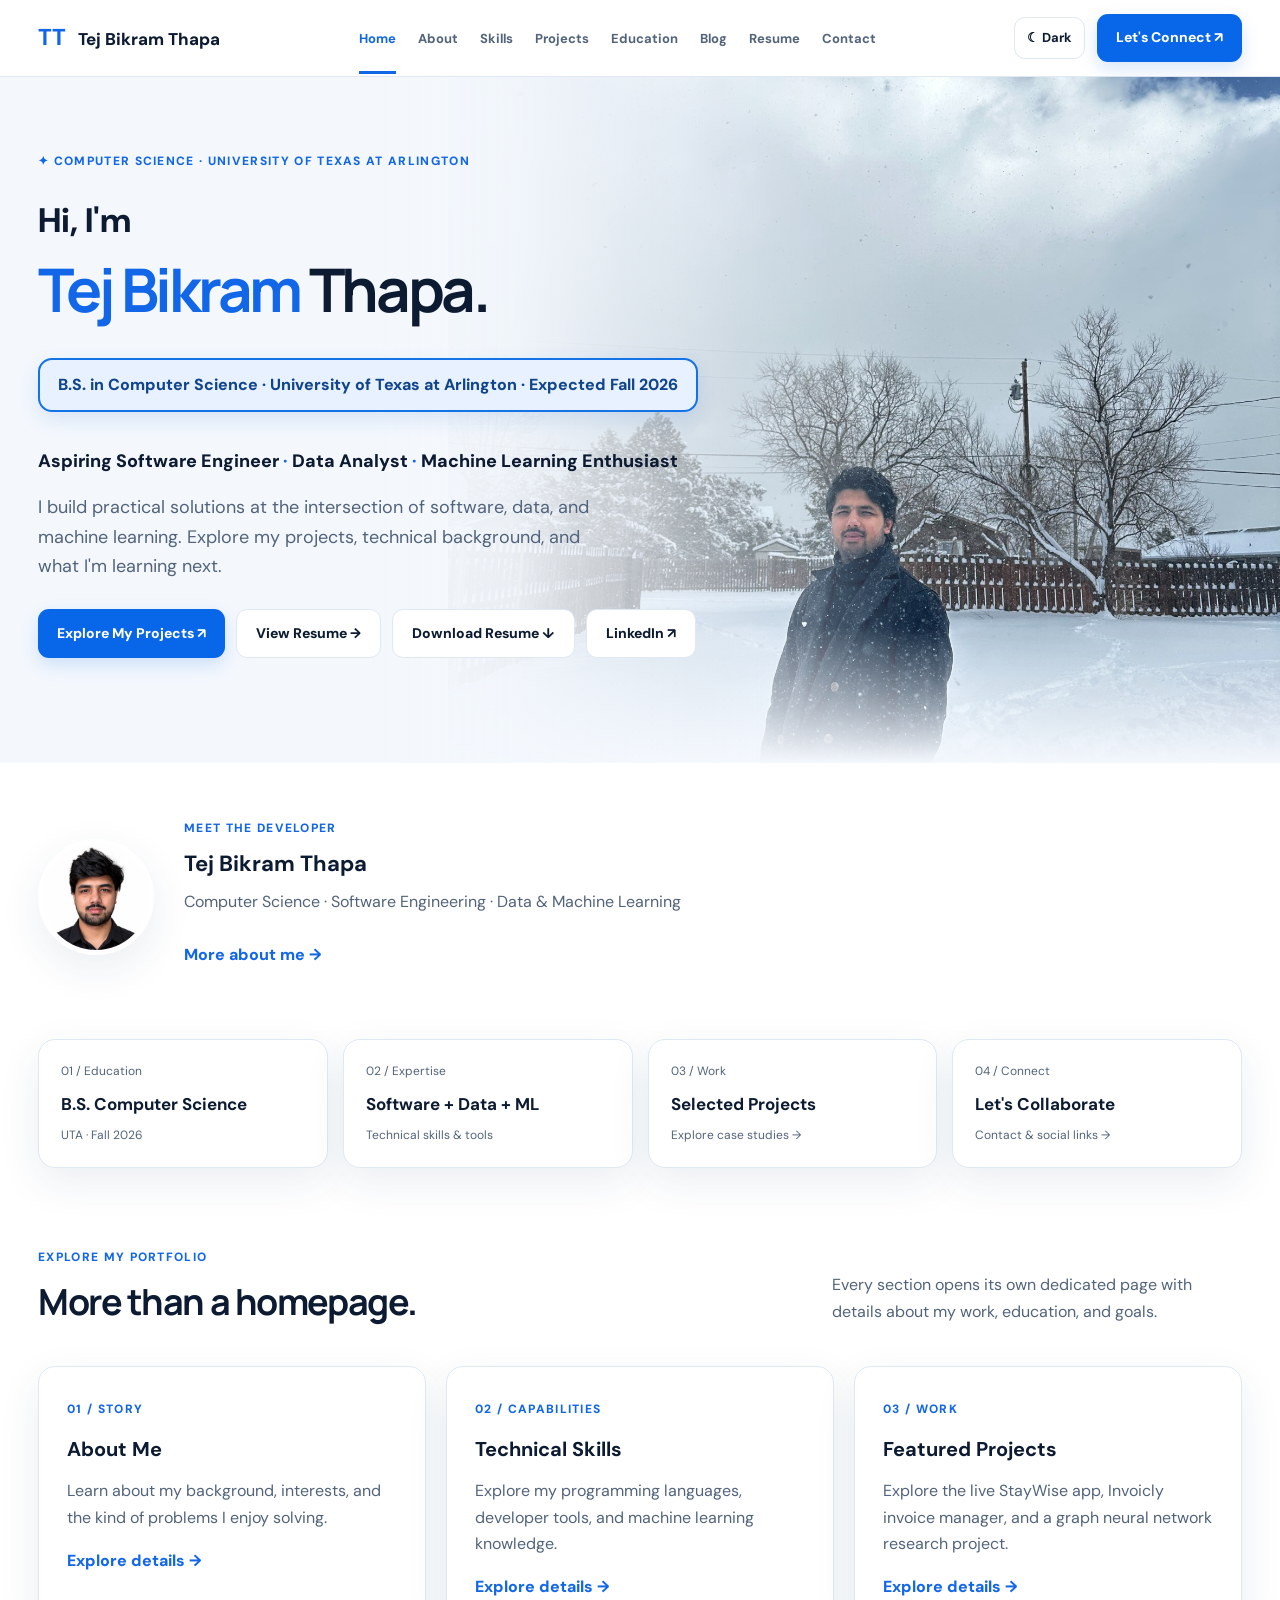
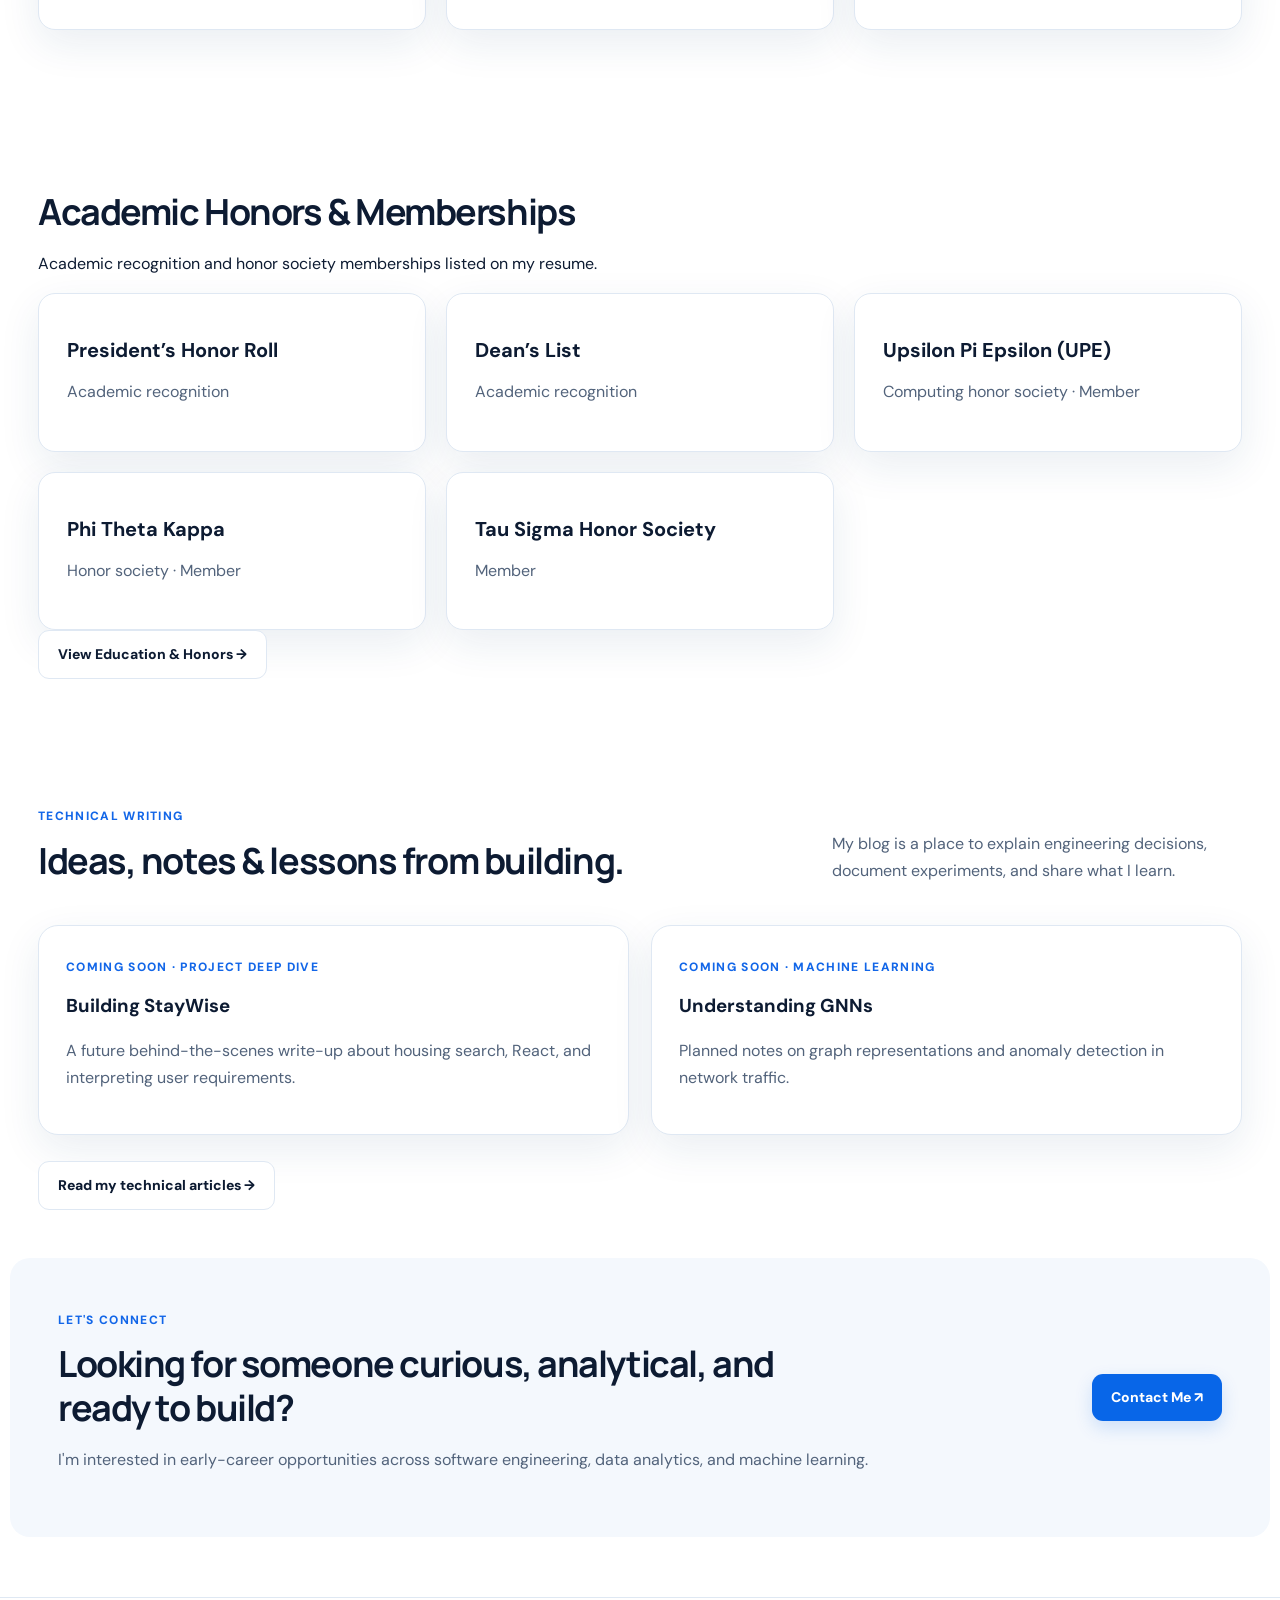
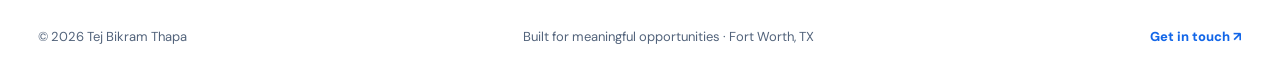
<file: index.html>
<!DOCTYPE html>

<html data-theme="light" lang="en"><head><meta charset="utf-8"/><meta name="google-site-verification" content="M36SI1WFxRHhIIa1K_kuLXlmJASk522sd6fxiFKYPuk" /><meta content="width=device-width,initial-scale=1" name="viewport"/><meta content="Portfolio of Tej Bikram Thapa, UTA computer science student focused on software engineering, data analytics, and machine learning." name="description"/><meta content="index,follow" name="robots"/><meta content="Software Engineer &amp; Data Portfolio | Tej Bikram Thapa" property="og:title"/><meta content="Portfolio of Tej Bikram Thapa, UTA computer science student focused on software engineering, data analytics, and machine learning." property="og:description"/><meta content="assets/profile-headshot.webp" property="og:image"/><title>Software Engineer &amp; Data Portfolio | Tej Bikram Thapa</title><link href="assets/favicon.svg" rel="icon" type="image/svg+xml"/><link href="styles.css" rel="stylesheet"/><script defer="" src="script.js"></script></head><body><a class="skip" href="#main">Skip to content</a><header class="header"><div class="wrap nav"><a class="brand" href="index.html"><span class="brand-mark">TT</span> Tej Bikram Thapa</a><button aria-expanded="false" aria-label="Open navigation" class="menu-btn">☰</button><nav aria-label="Main navigation" class="nav-links"><a class="active" href="index.html">Home</a><a class="" href="about.html">About</a><a class="" href="skills.html">Skills</a><a class="" href="projects.html">Projects</a><a class="" href="education.html">Education</a><a href="blog.html">Blog</a><a class="" href="resume.html">Resume</a><a class="" href="contact.html">Contact</a></nav><div class="nav-right"><button aria-label="Switch to dark mode" class="theme-btn" id="theme-toggle">☾ <span>Dark</span></button><a class="btn primary top-connect" href="contact.html">Let's Connect ↗</a></div></div></header><main id="main"><section class="hero hero-wide"><div aria-label="Tej standing in a snowy landscape" class="hero-photo" role="img"></div><div class="hero-fade"></div><div class="wrap hero-wide-content"><div class="hero-text"><span class="eyebrow">✦ COMPUTER SCIENCE · UNIVERSITY OF TEXAS AT ARLINGTON</span><p class="hello">Hi, I'm</p><h1><span>Tej Bikram</span> Thapa.</h1><div class="uta-degree-highlight">B.S. in Computer Science · University of Texas at Arlington · Expected Fall 2026</div><p class="subtitle">Aspiring Software Engineer <b>·</b> Data Analyst <b>·</b> Machine Learning Enthusiast</p><p class="lead">I build practical solutions at the intersection of software, data, and machine learning. Explore my projects, technical background, and what I'm learning next.</p><div class="actions"><a class="btn primary" href="projects.html">Explore My Projects ↗</a><a class="btn secondary" href="resume.html">View Resume →</a><a class="btn secondary" download="Tej_Bikram_Thapa_Resume.pdf" href="assets/Tej_Bikram_Thapa_Resume.pdf">Download Resume ↓</a><a class="btn secondary" href="https://www.linkedin.com/in/tej-thapa-034633248/" rel="noopener" target="_blank">LinkedIn ↗</a></div></div></div></section><section aria-label="Professional profile" class="wrap profile-intro"><img alt="Professional headshot of Tej Bikram Thapa" height="116" src="assets/profile-headshot.webp" width="116"/><div class="profile-copy"><span class="kicker">MEET THE DEVELOPER</span><strong>Tej Bikram Thapa</strong><p>Computer Science · Software Engineering · Data &amp; Machine Learning</p><a class="text-link" href="about.html">More about me →</a></div></section><section class="wrap stats"><a class="stat" href="education.html"><span>01 / Education</span><strong>B.S. Computer Science</strong><small>UTA · Fall 2026</small></a><a class="stat" href="skills.html"><span>02 / Expertise</span><strong>Software + Data + ML</strong><small>Technical skills &amp; tools</small></a><a class="stat" href="projects.html"><span>03 / Work</span><strong>Selected Projects</strong><small>Explore case studies →</small></a><a class="stat" href="contact.html"><span>04 / Connect</span><strong>Let's Collaborate</strong><small>Contact &amp; social links →</small></a></section><section class="wrap section"><div class="section-head"><div><span class="kicker">EXPLORE MY PORTFOLIO</span><h2>More than a homepage.</h2></div><p>Every section opens its own dedicated page with details about my work, education, and goals.</p></div><div class="tiles three"><article class="tile"><span class="kicker">01 / STORY</span><h3>About Me</h3><p>Learn about my background, interests, and the kind of problems I enjoy solving.</p><a class="text-link" href="about.html">Explore details →</a></article><article class="tile"><span class="kicker">02 / CAPABILITIES</span><h3>Technical Skills</h3><p>Explore my programming languages, developer tools, and machine learning knowledge.</p><a class="text-link" href="skills.html">Explore details →</a></article><article class="tile"><span class="kicker">03 / WORK</span><h3>Featured Projects</h3><p>Explore the live StayWise app, Invoicly invoice manager, and a graph neural network research project.</p><a class="text-link" href="projects.html">Explore details →</a></article></div></section><section class="wrap section" id="academic-honors"><h2>Academic Honors &amp; Memberships</h2><p>Academic recognition and honor society memberships listed on my resume.</p><div class="tiles three"><article class="tile"><h3>President’s Honor Roll</h3><p>Academic recognition</p></article><article class="tile"><h3>Dean’s List</h3><p>Academic recognition</p></article><article class="tile"><h3>Upsilon Pi Epsilon (UPE)</h3><p>Computing honor society · Member</p></article><article class="tile"><h3>Phi Theta Kappa</h3><p>Honor society · Member</p></article><article class="tile"><h3>Tau Sigma Honor Society</h3><p>Member</p></article></div><a class="btn secondary" href="education.html#academic-honors">View Education &amp; Honors →</a></section><section class="wrap section blog-home"><div class="section-head"><div><span class="kicker">TECHNICAL WRITING</span><h2>Ideas, notes &amp; lessons from building.</h2></div><p>My blog is a place to explain engineering decisions, document experiments, and share what I learn.</p></div><div class="blog-grid"><article class="blog-card"><span class="kicker">COMING SOON · PROJECT DEEP DIVE</span><h3>Building StayWise</h3><p>A future behind-the-scenes write-up about housing search, React, and interpreting user requirements.</p></article><article class="blog-card"><span class="kicker">COMING SOON · MACHINE LEARNING</span><h3>Understanding GNNs</h3><p>Planned notes on graph representations and anomaly detection in network traffic.</p></article></div><a class="btn secondary" href="blog.html">Read my technical articles →</a></section><section class="wrap section callout"><div><span class="kicker">LET'S CONNECT</span><h2>Looking for someone curious, analytical, and ready to build?</h2><p>I'm interested in early-career opportunities across software engineering, data analytics, and machine learning.</p></div><a class="btn primary" href="contact.html">Contact Me ↗</a></section></main><footer><div class="wrap foot"><span>© <span id="year">2026</span> Tej Bikram Thapa</span><span>Built for meaningful opportunities · Fort Worth, TX</span><a href="contact.html">Get in touch ↗</a></div></footer></body></html>
</file>
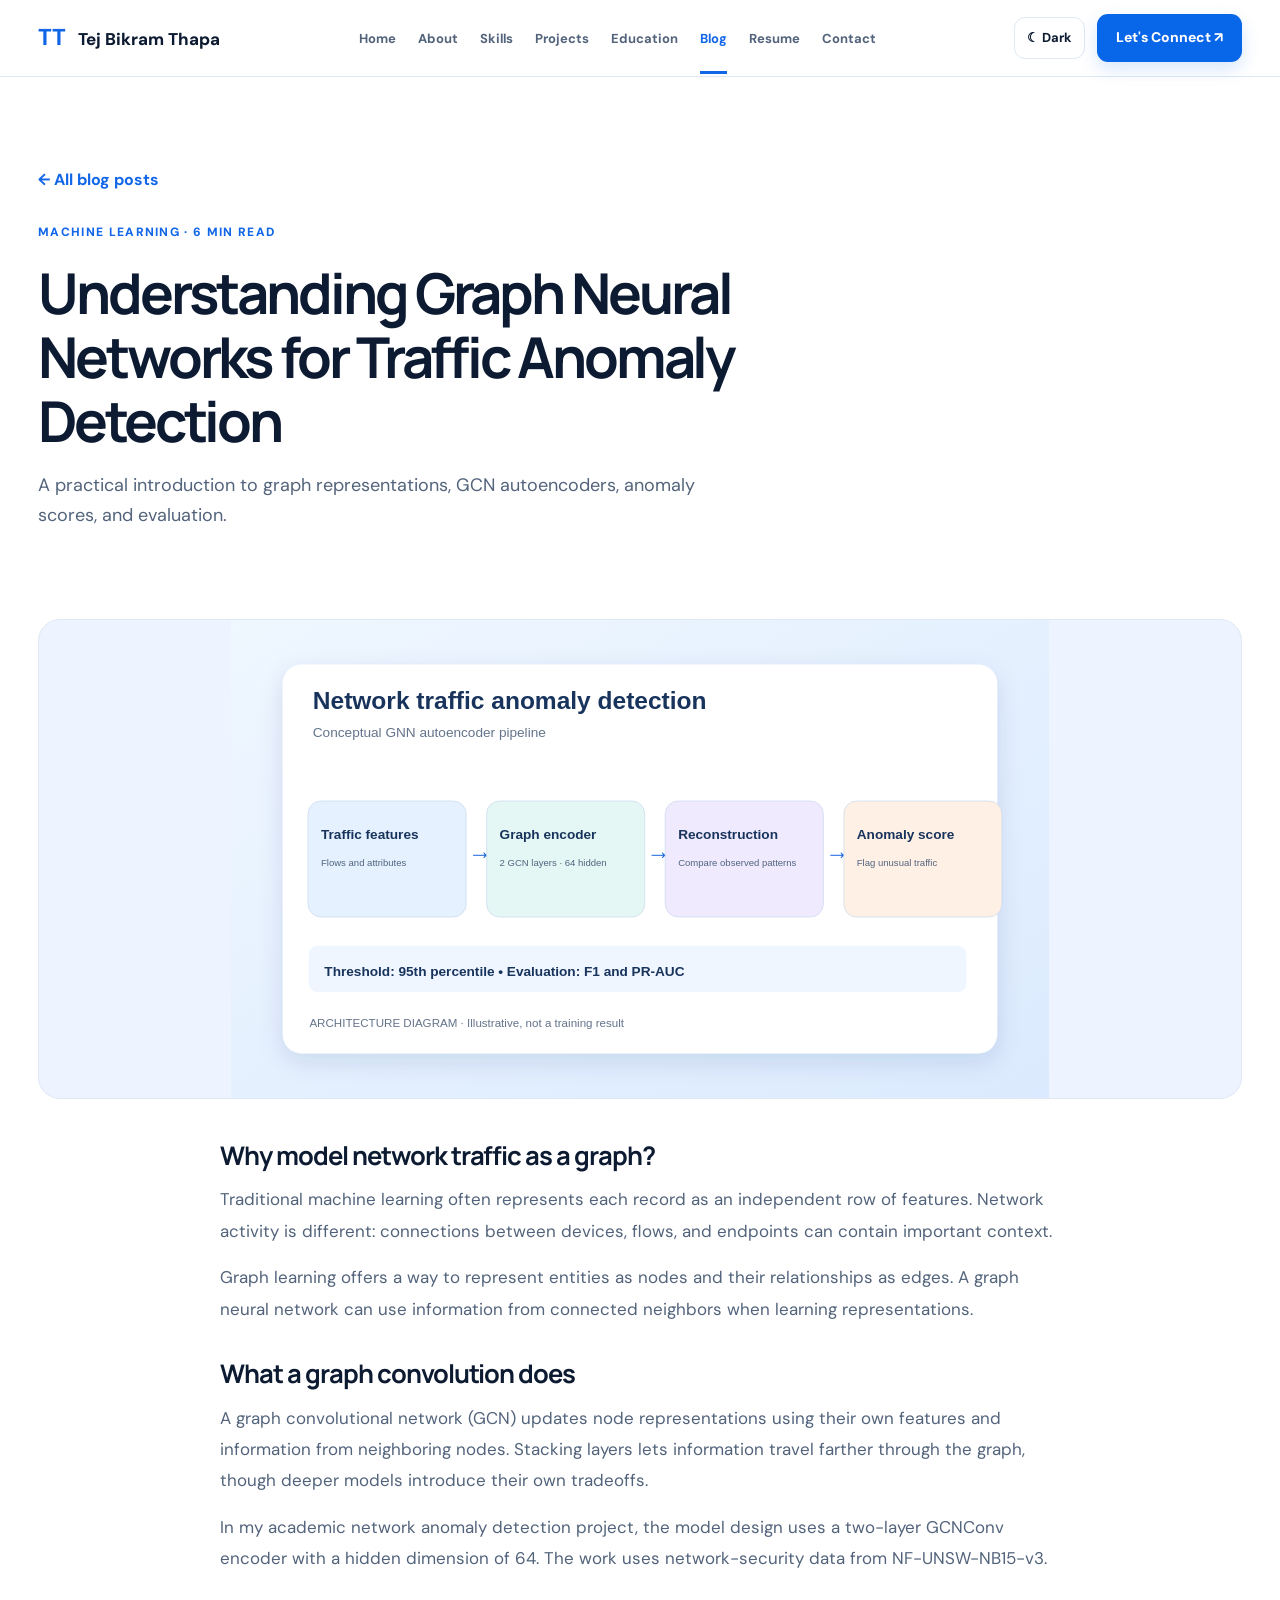
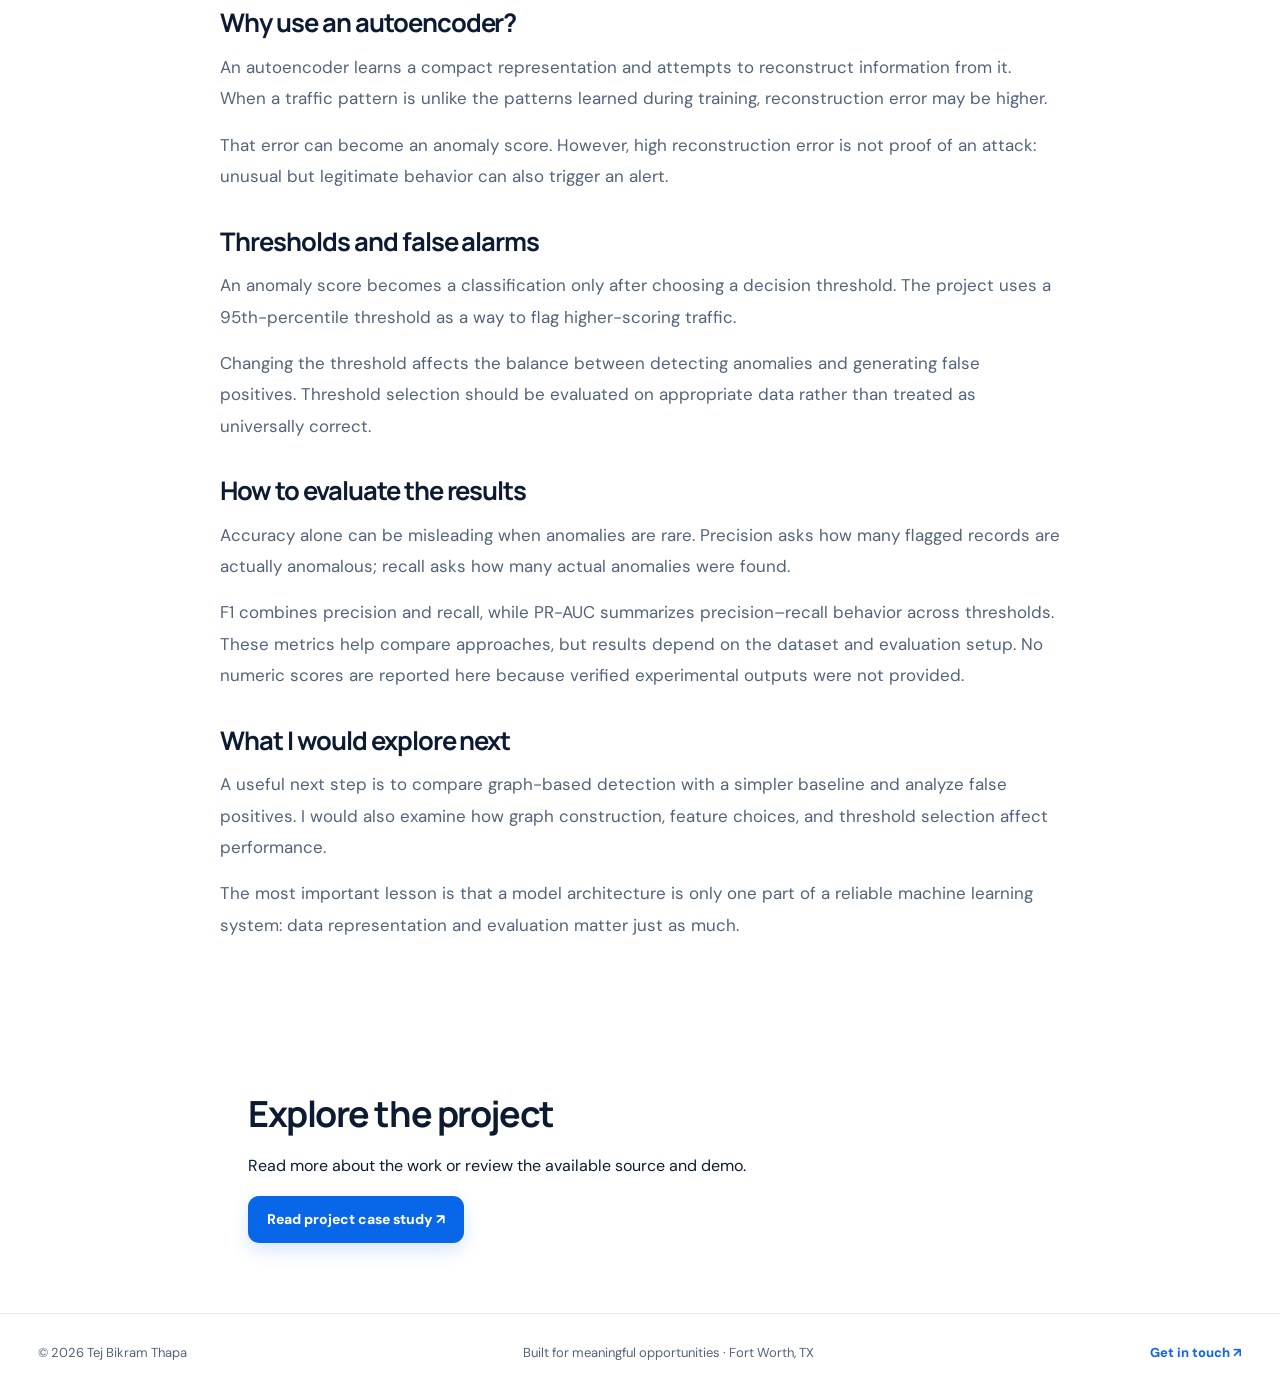
<file: blog-gnn.html>
<!DOCTYPE html>

<html data-theme="light" lang="en"><head><meta charset="utf-8"/><meta content="width=device-width,initial-scale=1" name="viewport"/><meta content="A practical introduction to graph representations, GCN autoencoders, anomaly scores, and evaluation." name="description"/><meta content="index,follow" name="robots"/><meta content="Understanding Graph Neural Networks for Traffic Anomaly Detection" property="og:title"/><meta content="A practical introduction to graph representations, GCN autoencoders, anomaly scores, and evaluation." property="og:description"/><meta content="assets/profile-headshot.webp" property="og:image"/><title>Understanding Graph Neural Networks for Traffic Anomaly Detection | Tej Bikram Thapa</title><link href="assets/favicon.svg" rel="icon" type="image/svg+xml"/><link href="styles.css" rel="stylesheet"/><script defer="" src="script.js"></script></head><body><a class="skip" href="#main">Skip to content</a><header class="header"><div class="wrap nav"><a class="brand" href="index.html"><span class="brand-mark">TT</span> Tej Bikram Thapa</a><button aria-expanded="false" aria-label="Open navigation" class="menu-btn">☰</button><nav aria-label="Main navigation" class="nav-links"><a class="" href="index.html">Home</a><a class="" href="about.html">About</a><a class="" href="skills.html">Skills</a><a class="" href="projects.html">Projects</a><a class="" href="education.html">Education</a><a class="active" href="blog.html">Blog</a><a class="" href="resume.html">Resume</a><a class="" href="contact.html">Contact</a></nav><div class="nav-right"><button aria-label="Switch to dark mode" class="theme-btn" id="theme-toggle">☾ <span>Dark</span></button><a class="btn primary top-connect" href="contact.html">Let's Connect ↗</a></div></div></header><main id="main"><section class="wrap inner-hero single"><a class="back" href="blog.html">← All blog posts</a><span class="kicker">MACHINE LEARNING · 6 min read</span><h1>Understanding Graph Neural Networks for Traffic Anomaly Detection</h1><p class="lead">A practical introduction to graph representations, GCN autoencoders, anomaly scores, and evaluation.</p></section><figure class="wrap blog-figure"><img alt="Graph neural network anomaly detection workflow" loading="lazy" src="assets/gnn-pipeline.svg"/></figure><article class="wrap blog-article"><section><h2>Why model network traffic as a graph?</h2><p>Traditional machine learning often represents each record as an independent row of features. Network activity is different: connections between devices, flows, and endpoints can contain important context.</p><p>Graph learning offers a way to represent entities as nodes and their relationships as edges. A graph neural network can use information from connected neighbors when learning representations.</p></section><section><h2>What a graph convolution does</h2><p>A graph convolutional network (GCN) updates node representations using their own features and information from neighboring nodes. Stacking layers lets information travel farther through the graph, though deeper models introduce their own tradeoffs.</p><p>In my academic network anomaly detection project, the model design uses a two-layer GCNConv encoder with a hidden dimension of 64. The work uses network-security data from NF-UNSW-NB15-v3.</p></section><section><h2>Why use an autoencoder?</h2><p>An autoencoder learns a compact representation and attempts to reconstruct information from it. When a traffic pattern is unlike the patterns learned during training, reconstruction error may be higher.</p><p>That error can become an anomaly score. However, high reconstruction error is not proof of an attack: unusual but legitimate behavior can also trigger an alert.</p></section><section><h2>Thresholds and false alarms</h2><p>An anomaly score becomes a classification only after choosing a decision threshold. The project uses a 95th-percentile threshold as a way to flag higher-scoring traffic.</p><p>Changing the threshold affects the balance between detecting anomalies and generating false positives. Threshold selection should be evaluated on appropriate data rather than treated as universally correct.</p></section><section><h2>How to evaluate the results</h2><p>Accuracy alone can be misleading when anomalies are rare. Precision asks how many flagged records are actually anomalous; recall asks how many actual anomalies were found.</p><p>F1 combines precision and recall, while PR-AUC summarizes precision–recall behavior across thresholds. These metrics help compare approaches, but results depend on the dataset and evaluation setup. No numeric scores are reported here because verified experimental outputs were not provided.</p></section><section><h2>What I would explore next</h2><p>A useful next step is to compare graph-based detection with a simpler baseline and analyze false positives. I would also examine how graph construction, feature choices, and threshold selection affect performance.</p><p>The most important lesson is that a model architecture is only one part of a reliable machine learning system: data representation and evaluation matter just as much.</p></section></article><section class="wrap section blog-ending"><h2>Explore the project</h2><p>Read more about the work or review the available source and demo.</p><a class="btn primary" href="network-anomaly.html">Read project case study ↗</a></section></main><footer><div class="wrap foot"><span>© <span id="year">2026</span> Tej Bikram Thapa</span><span>Built for meaningful opportunities · Fort Worth, TX</span><a href="contact.html">Get in touch ↗</a></div></footer></body></html>
</file>
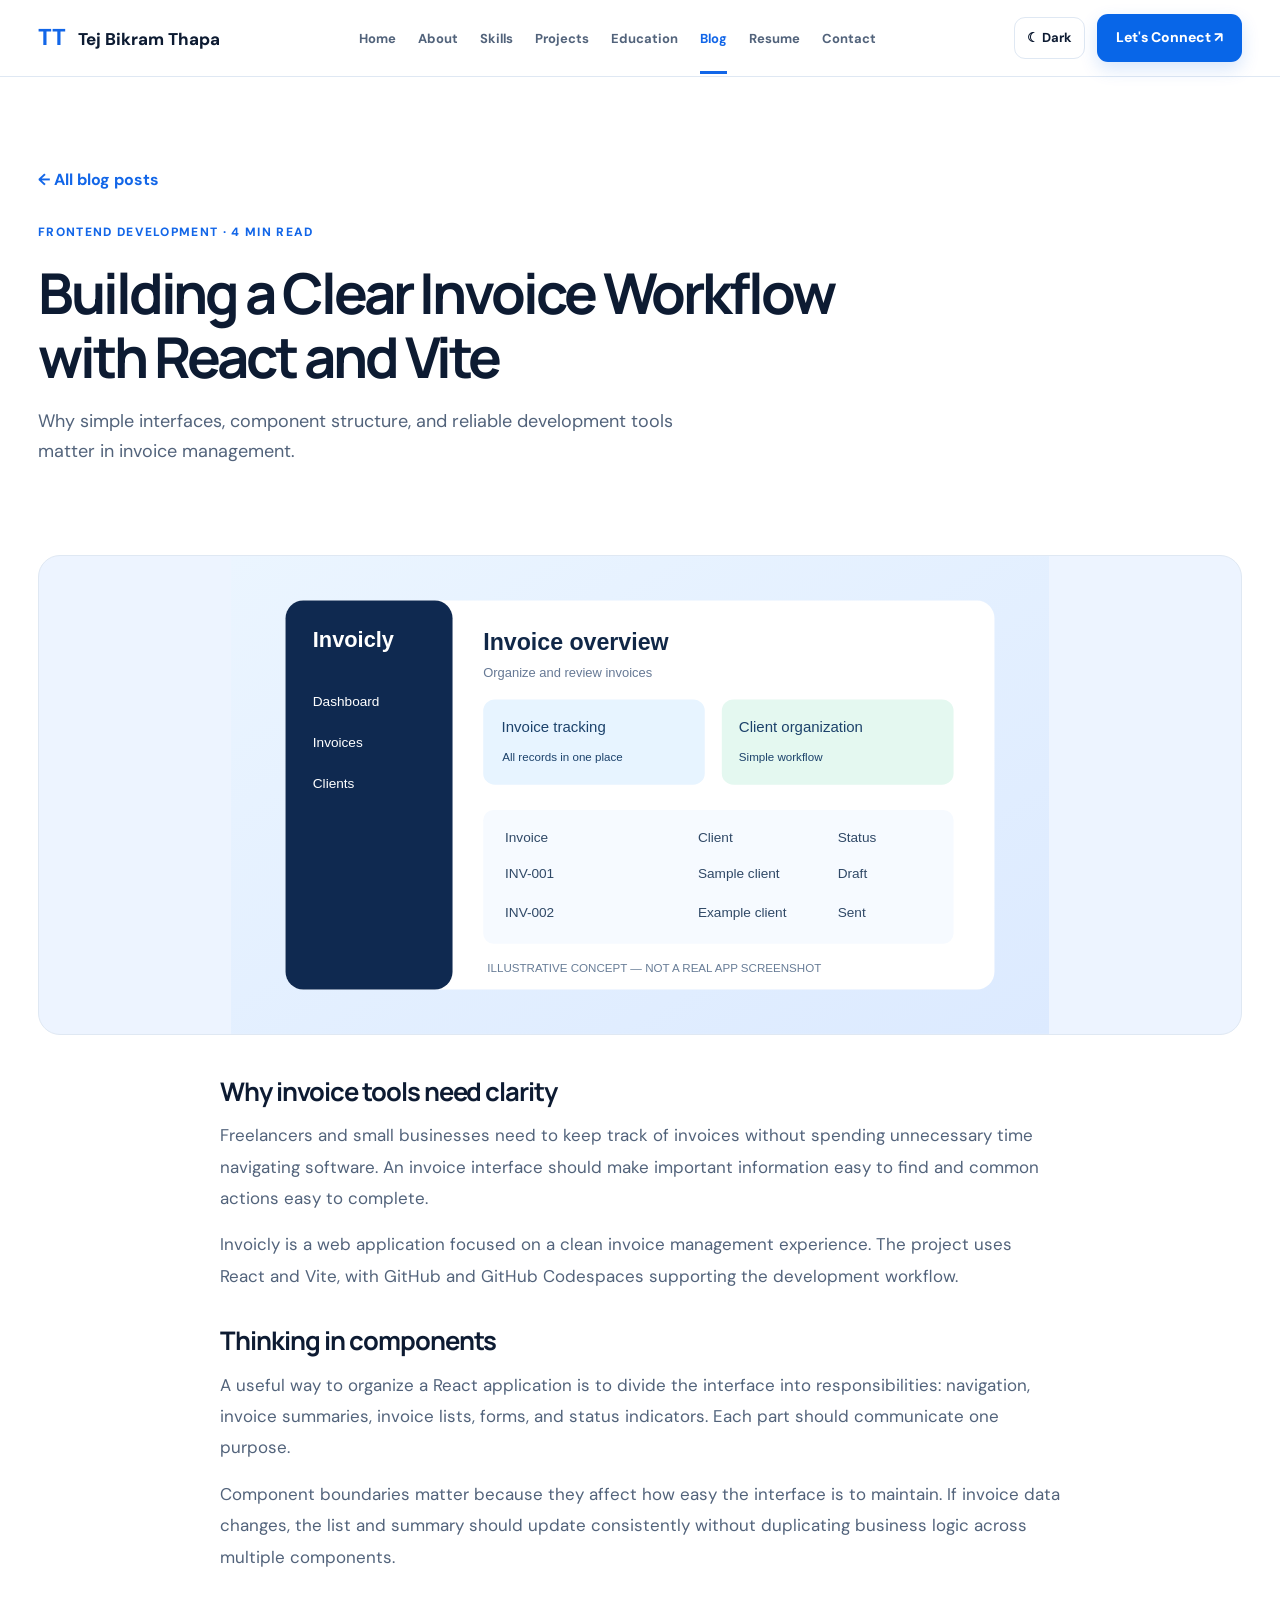
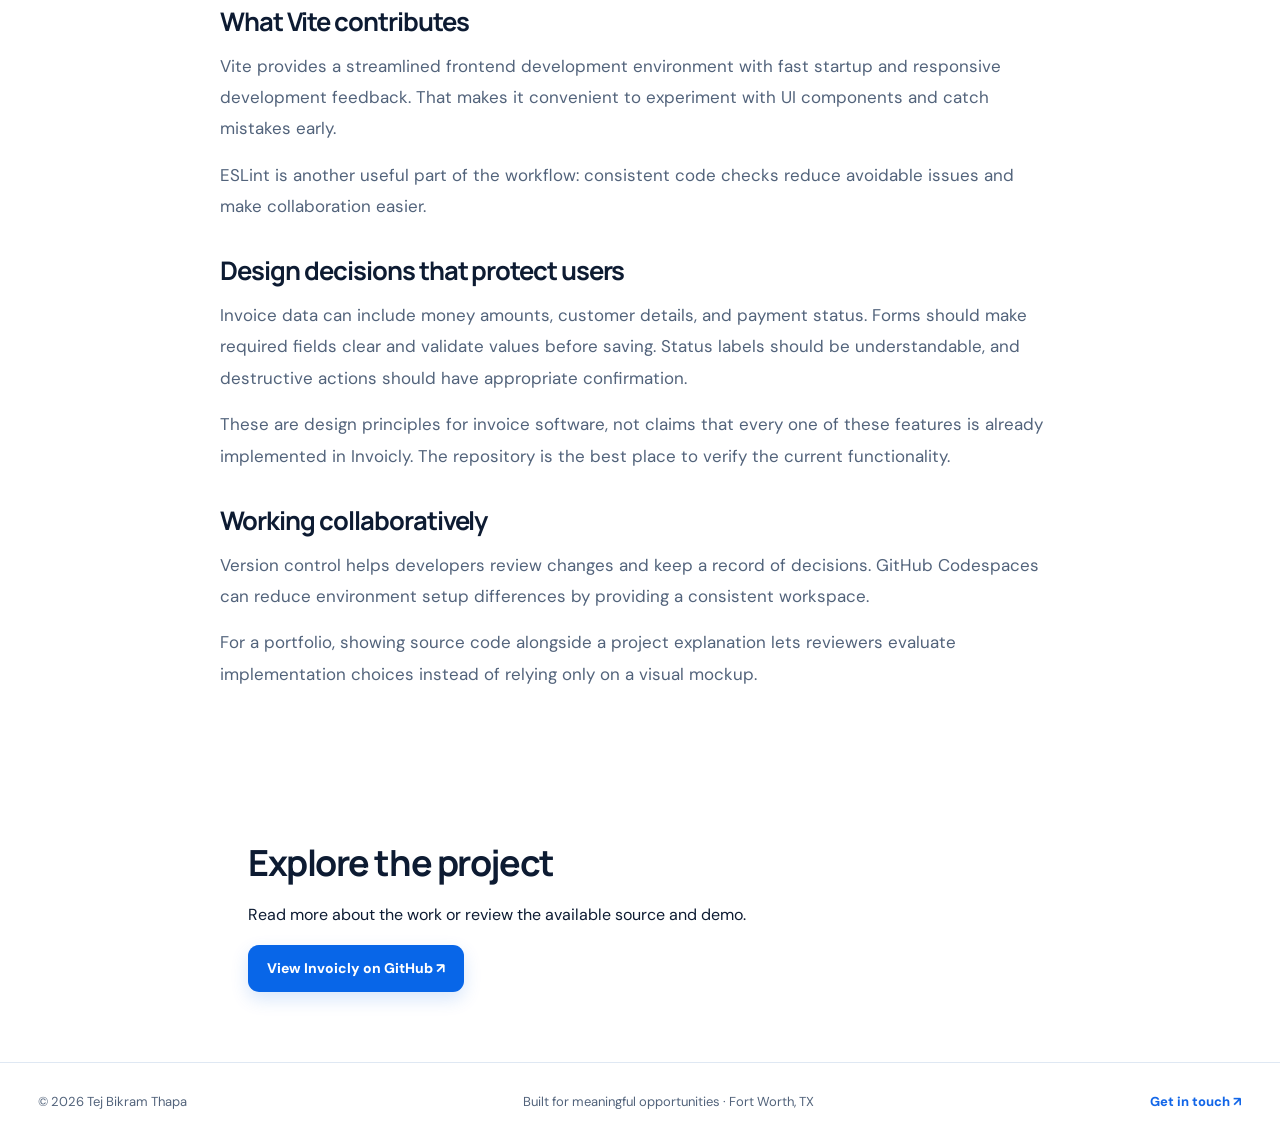
<file: blog-invoicly.html>
<!DOCTYPE html>

<html data-theme="light" lang="en"><head><meta charset="utf-8"/><meta content="width=device-width,initial-scale=1" name="viewport"/><meta content="Why simple interfaces, component structure, and reliable development tools matter in invoice management." name="description"/><meta content="index,follow" name="robots"/><meta content="Building a Clear Invoice Workflow with React and Vite" property="og:title"/><meta content="Why simple interfaces, component structure, and reliable development tools matter in invoice management." property="og:description"/><meta content="assets/profile-headshot.webp" property="og:image"/><title>Building a Clear Invoice Workflow with React and Vite | Tej Bikram Thapa</title><link href="assets/favicon.svg" rel="icon" type="image/svg+xml"/><link href="styles.css" rel="stylesheet"/><script defer="" src="script.js"></script></head><body><a class="skip" href="#main">Skip to content</a><header class="header"><div class="wrap nav"><a class="brand" href="index.html"><span class="brand-mark">TT</span> Tej Bikram Thapa</a><button aria-expanded="false" aria-label="Open navigation" class="menu-btn">☰</button><nav aria-label="Main navigation" class="nav-links"><a class="" href="index.html">Home</a><a class="" href="about.html">About</a><a class="" href="skills.html">Skills</a><a class="" href="projects.html">Projects</a><a class="" href="education.html">Education</a><a class="active" href="blog.html">Blog</a><a class="" href="resume.html">Resume</a><a class="" href="contact.html">Contact</a></nav><div class="nav-right"><button aria-label="Switch to dark mode" class="theme-btn" id="theme-toggle">☾ <span>Dark</span></button><a class="btn primary top-connect" href="contact.html">Let's Connect ↗</a></div></div></header><main id="main"><section class="wrap inner-hero single"><a class="back" href="blog.html">← All blog posts</a><span class="kicker">FRONTEND DEVELOPMENT · 4 min read</span><h1>Building a Clear Invoice Workflow with React and Vite</h1><p class="lead">Why simple interfaces, component structure, and reliable development tools matter in invoice management.</p></section><figure class="wrap blog-figure"><img alt="Invoicly invoice management interface design" loading="lazy" src="assets/invoicly-concept.svg"/></figure><article class="wrap blog-article"><section><h2>Why invoice tools need clarity</h2><p>Freelancers and small businesses need to keep track of invoices without spending unnecessary time navigating software. An invoice interface should make important information easy to find and common actions easy to complete.</p><p>Invoicly is a web application focused on a clean invoice management experience. The project uses React and Vite, with GitHub and GitHub Codespaces supporting the development workflow.</p></section><section><h2>Thinking in components</h2><p>A useful way to organize a React application is to divide the interface into responsibilities: navigation, invoice summaries, invoice lists, forms, and status indicators. Each part should communicate one purpose.</p><p>Component boundaries matter because they affect how easy the interface is to maintain. If invoice data changes, the list and summary should update consistently without duplicating business logic across multiple components.</p></section><section><h2>What Vite contributes</h2><p>Vite provides a streamlined frontend development environment with fast startup and responsive development feedback. That makes it convenient to experiment with UI components and catch mistakes early.</p><p>ESLint is another useful part of the workflow: consistent code checks reduce avoidable issues and make collaboration easier.</p></section><section><h2>Design decisions that protect users</h2><p>Invoice data can include money amounts, customer details, and payment status. Forms should make required fields clear and validate values before saving. Status labels should be understandable, and destructive actions should have appropriate confirmation.</p><p>These are design principles for invoice software, not claims that every one of these features is already implemented in Invoicly. The repository is the best place to verify the current functionality.</p></section><section><h2>Working collaboratively</h2><p>Version control helps developers review changes and keep a record of decisions. GitHub Codespaces can reduce environment setup differences by providing a consistent workspace.</p><p>For a portfolio, showing source code alongside a project explanation lets reviewers evaluate implementation choices instead of relying only on a visual mockup.</p></section></article><section class="wrap section blog-ending"><h2>Explore the project</h2><p>Read more about the work or review the available source and demo.</p><a class="btn primary" href="https://github.com/axp8948/invoicly">View Invoicly on GitHub ↗</a></section></main><footer><div class="wrap foot"><span>© <span id="year">2026</span> Tej Bikram Thapa</span><span>Built for meaningful opportunities · Fort Worth, TX</span><a href="contact.html">Get in touch ↗</a></div></footer></body></html>
</file>
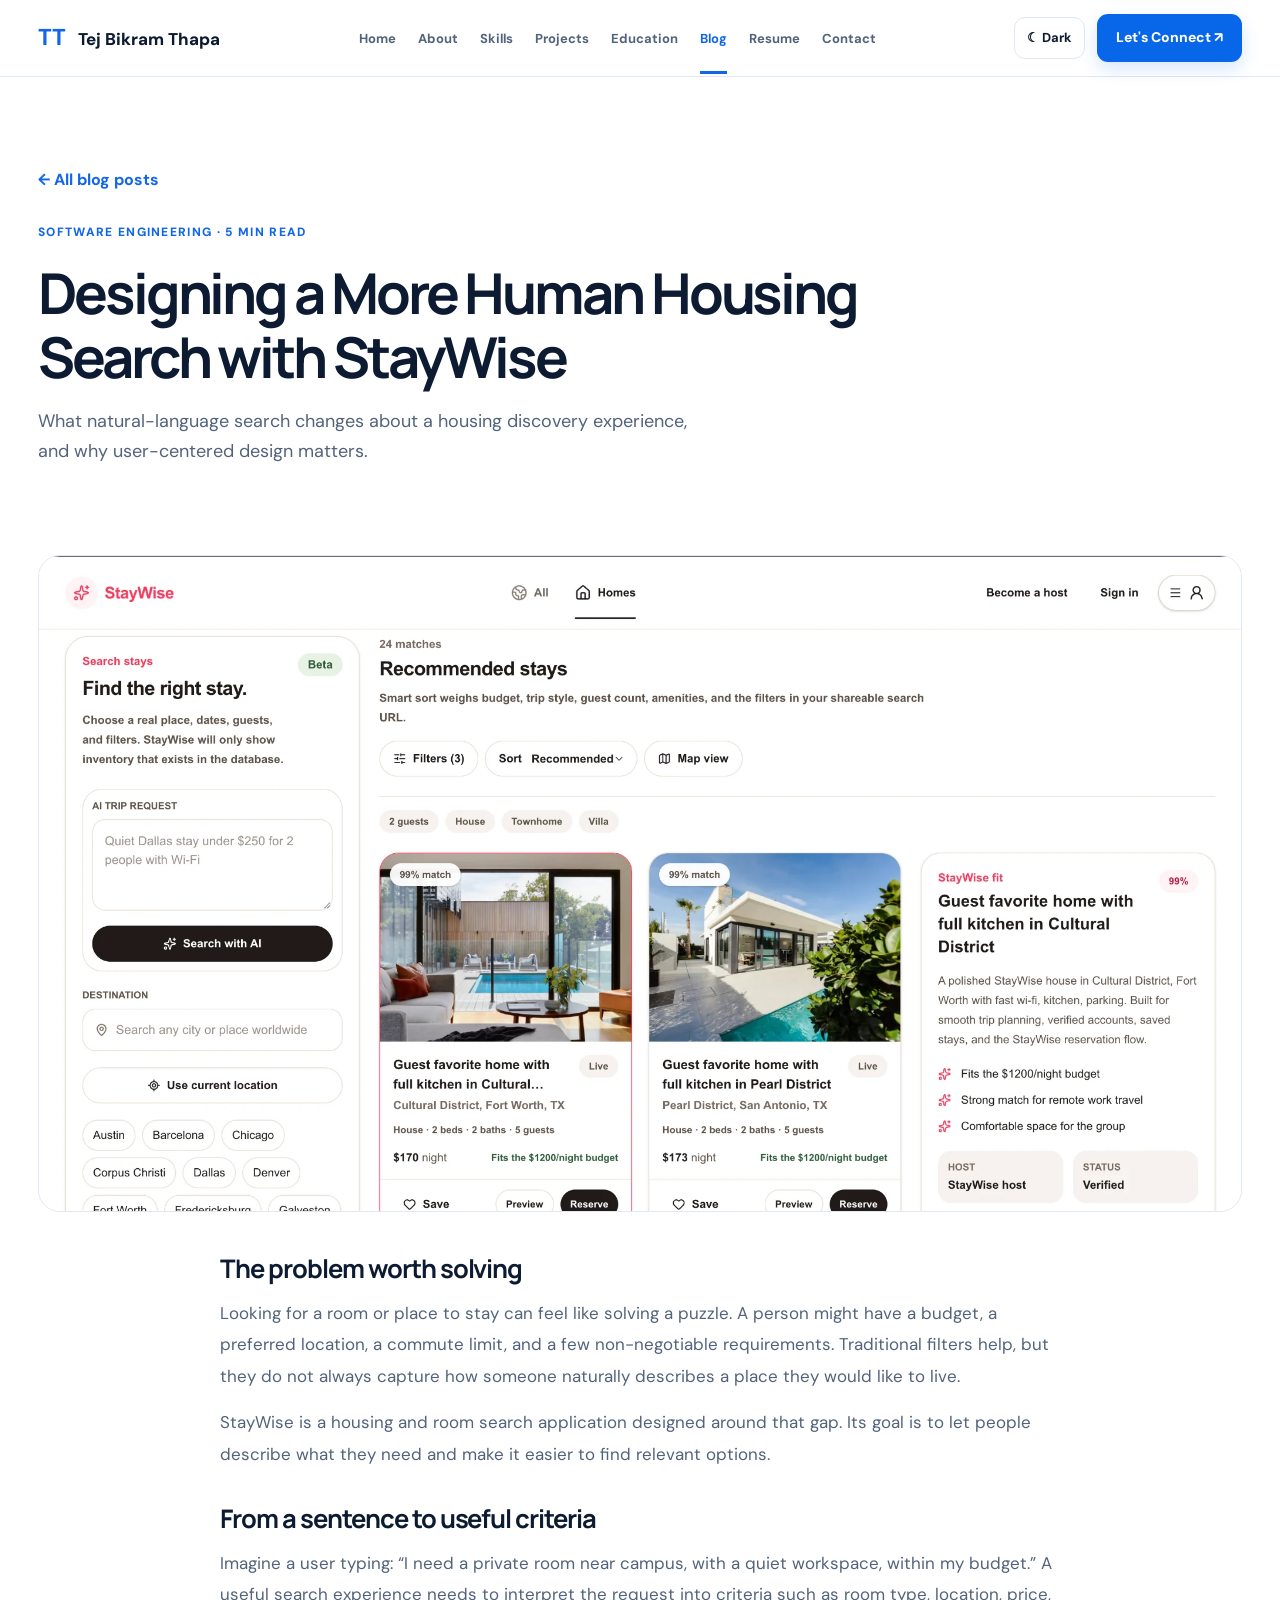
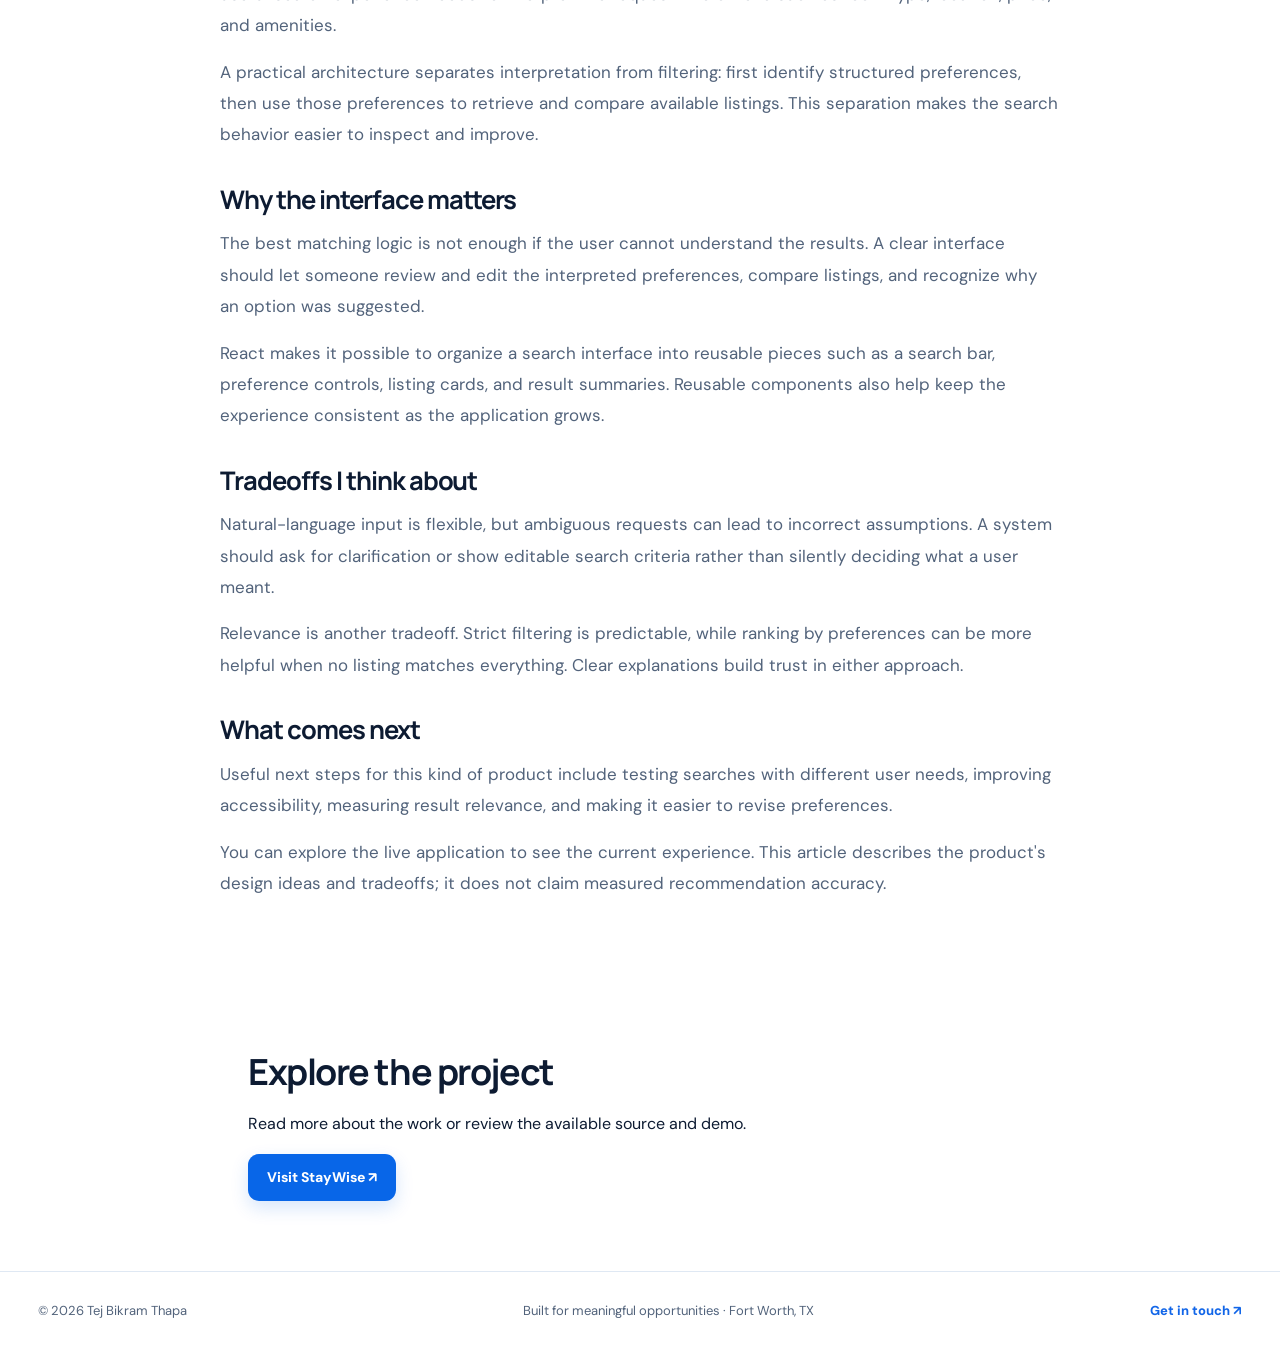
<file: blog-staywise.html>
<!DOCTYPE html>

<html data-theme="light" lang="en"><head><meta charset="utf-8"/><meta content="width=device-width,initial-scale=1" name="viewport"/><meta content="What natural-language search changes about a housing discovery experience, and why user-centered design matters." name="description"/><meta content="index,follow" name="robots"/><meta content="Designing a More Human Housing Search with StayWise" property="og:title"/><meta content="What natural-language search changes about a housing discovery experience, and why user-centered design matters." property="og:description"/><meta content="assets/profile-headshot.webp" property="og:image"/><title>Designing a More Human Housing Search with StayWise | Tej Bikram Thapa</title><link href="assets/favicon.svg" rel="icon" type="image/svg+xml"/><link href="styles.css" rel="stylesheet"/><script defer="" src="script.js"></script></head><body><a class="skip" href="#main">Skip to content</a><header class="header"><div class="wrap nav"><a class="brand" href="index.html"><span class="brand-mark">TT</span> Tej Bikram Thapa</a><button aria-expanded="false" aria-label="Open navigation" class="menu-btn">☰</button><nav aria-label="Main navigation" class="nav-links"><a class="" href="index.html">Home</a><a class="" href="about.html">About</a><a class="" href="skills.html">Skills</a><a class="" href="projects.html">Projects</a><a class="" href="education.html">Education</a><a class="active" href="blog.html">Blog</a><a class="" href="resume.html">Resume</a><a class="" href="contact.html">Contact</a></nav><div class="nav-right"><button aria-label="Switch to dark mode" class="theme-btn" id="theme-toggle">☾ <span>Dark</span></button><a class="btn primary top-connect" href="contact.html">Let's Connect ↗</a></div></div></header><main id="main"><section class="wrap inner-hero single"><a class="back" href="blog.html">← All blog posts</a><span class="kicker">SOFTWARE ENGINEERING · 5 min read</span><h1>Designing a More Human Housing Search with StayWise</h1><p class="lead">What natural-language search changes about a housing discovery experience, and why user-centered design matters.</p></section><figure class="wrap blog-figure"><img alt="StayWise housing search interface with recommended stays" loading="lazy" src="assets/staywise-real-screenshot.webp"/></figure><article class="wrap blog-article"><section><h2>The problem worth solving</h2><p>Looking for a room or place to stay can feel like solving a puzzle. A person might have a budget, a preferred location, a commute limit, and a few non-negotiable requirements. Traditional filters help, but they do not always capture how someone naturally describes a place they would like to live.</p><p>StayWise is a housing and room search application designed around that gap. Its goal is to let people describe what they need and make it easier to find relevant options.</p></section><section><h2>From a sentence to useful criteria</h2><p>Imagine a user typing: “I need a private room near campus, with a quiet workspace, within my budget.” A useful search experience needs to interpret the request into criteria such as room type, location, price, and amenities.</p><p>A practical architecture separates interpretation from filtering: first identify structured preferences, then use those preferences to retrieve and compare available listings. This separation makes the search behavior easier to inspect and improve.</p></section><section><h2>Why the interface matters</h2><p>The best matching logic is not enough if the user cannot understand the results. A clear interface should let someone review and edit the interpreted preferences, compare listings, and recognize why an option was suggested.</p><p>React makes it possible to organize a search interface into reusable pieces such as a search bar, preference controls, listing cards, and result summaries. Reusable components also help keep the experience consistent as the application grows.</p></section><section><h2>Tradeoffs I think about</h2><p>Natural-language input is flexible, but ambiguous requests can lead to incorrect assumptions. A system should ask for clarification or show editable search criteria rather than silently deciding what a user meant.</p><p>Relevance is another tradeoff. Strict filtering is predictable, while ranking by preferences can be more helpful when no listing matches everything. Clear explanations build trust in either approach.</p></section><section><h2>What comes next</h2><p>Useful next steps for this kind of product include testing searches with different user needs, improving accessibility, measuring result relevance, and making it easier to revise preferences.</p><p>You can explore the live application to see the current experience. This article describes the product's design ideas and tradeoffs; it does not claim measured recommendation accuracy.</p></section></article><section class="wrap section blog-ending"><h2>Explore the project</h2><p>Read more about the work or review the available source and demo.</p><a class="btn primary" href="https://staywise-tau.vercel.app/">Visit StayWise ↗</a></section></main><footer><div class="wrap foot"><span>© <span id="year">2026</span> Tej Bikram Thapa</span><span>Built for meaningful opportunities · Fort Worth, TX</span><a href="contact.html">Get in touch ↗</a></div></footer></body></html>
</file>
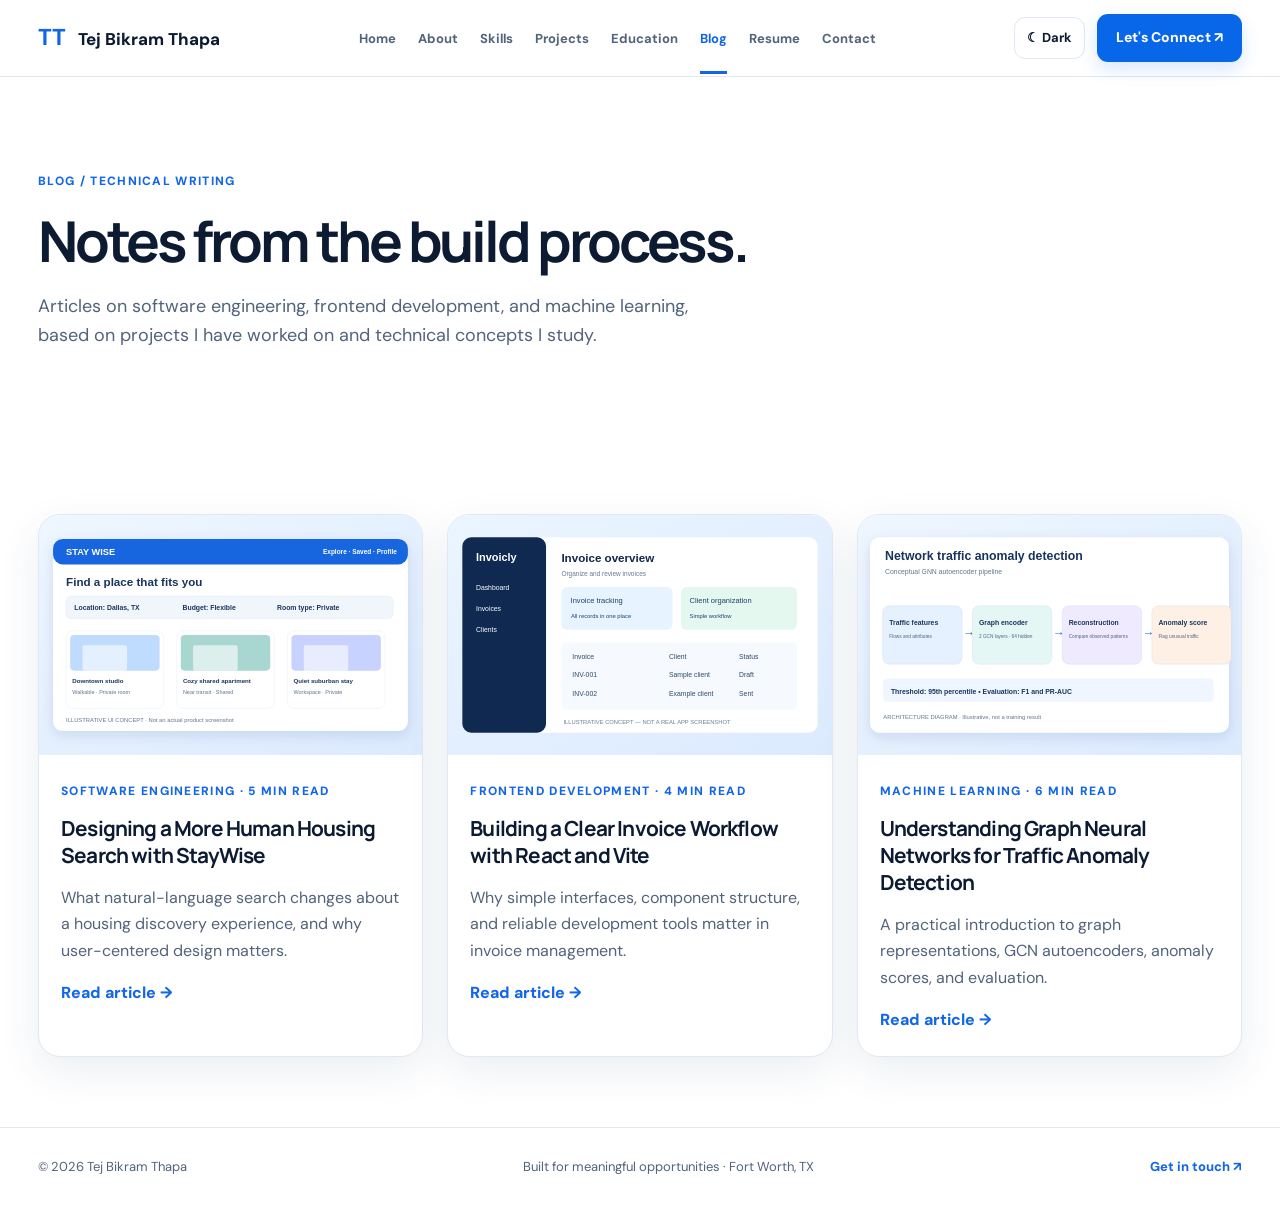
<file: blog.html>
<!DOCTYPE html>

<html data-theme="light" lang="en"><head><meta charset="utf-8"/><meta content="width=device-width,initial-scale=1" name="viewport"/><meta content="Technical writing and project notes by Tej Bikram Thapa about software development, data analysis, and machine learning." name="description"/><meta content="index,follow" name="robots"/><meta content="About Me | Tej Bikram Thapa" property="og:title"/><meta content="About Tej Bikram Thapa: background, interests, approach to engineering, and career goals." property="og:description"/><meta content="assets/profile-headshot.webp" property="og:image"/><title>Technical Blog | Tej Bikram Thapa</title><link href="assets/favicon.svg" rel="icon" type="image/svg+xml"/><link href="styles.css" rel="stylesheet"/><script defer="" src="script.js"></script></head><body><a class="skip" href="#main">Skip to content</a><header class="header"><div class="wrap nav"><a class="brand" href="index.html"><span class="brand-mark">TT</span> Tej Bikram Thapa</a><button aria-expanded="false" aria-label="Open navigation" class="menu-btn">☰</button><nav aria-label="Main navigation" class="nav-links"><a class="" href="index.html">Home</a><a class="" href="about.html">About</a><a class="" href="skills.html">Skills</a><a class="" href="projects.html">Projects</a><a class="" href="education.html">Education</a><a class="active" href="blog.html">Blog</a><a class="" href="resume.html">Resume</a><a class="" href="contact.html">Contact</a></nav><div class="nav-right"><button aria-label="Switch to dark mode" class="theme-btn" id="theme-toggle">☾ <span>Dark</span></button><a class="btn primary top-connect" href="contact.html">Let's Connect ↗</a></div></div></header><main id="main"><section class="wrap inner-hero single"><span class="kicker">BLOG / TECHNICAL WRITING</span><h1>Notes from the build process.</h1><p class="lead">Articles on software engineering, frontend development, and machine learning, based on projects I have worked on and technical concepts I study.</p></section><section class="wrap section blog-post-grid"><article class="blog-post-card"><a href="blog-staywise.html"><img alt="Illustrative StayWise interface concept" loading="lazy" src="assets/stay-wise-concept.svg"/></a><div class="blog-post-content"><span class="kicker">SOFTWARE ENGINEERING · 5 min read</span><h2>Designing a More Human Housing Search with StayWise</h2><p>What natural-language search changes about a housing discovery experience, and why user-centered design matters.</p><a class="text-link" href="blog-staywise.html">Read article →</a></div></article><article class="blog-post-card"><a href="blog-invoicly.html"><img alt="Invoicly invoice management interface design" loading="lazy" src="assets/invoicly-concept.svg"/></a><div class="blog-post-content"><span class="kicker">FRONTEND DEVELOPMENT · 4 min read</span><h2>Building a Clear Invoice Workflow with React and Vite</h2><p>Why simple interfaces, component structure, and reliable development tools matter in invoice management.</p><a class="text-link" href="blog-invoicly.html">Read article →</a></div></article><article class="blog-post-card"><a href="blog-gnn.html"><img alt="Graph neural network anomaly detection workflow" loading="lazy" src="assets/gnn-pipeline.svg"/></a><div class="blog-post-content"><span class="kicker">MACHINE LEARNING · 6 min read</span><h2>Understanding Graph Neural Networks for Traffic Anomaly Detection</h2><p>A practical introduction to graph representations, GCN autoencoders, anomaly scores, and evaluation.</p><a class="text-link" href="blog-gnn.html">Read article →</a></div></article></section></main><footer><div class="wrap foot"><span>© <span id="year">2026</span> Tej Bikram Thapa</span><span>Built for meaningful opportunities · Fort Worth, TX</span><a href="contact.html">Get in touch ↗</a></div></footer></body></html>
</file>
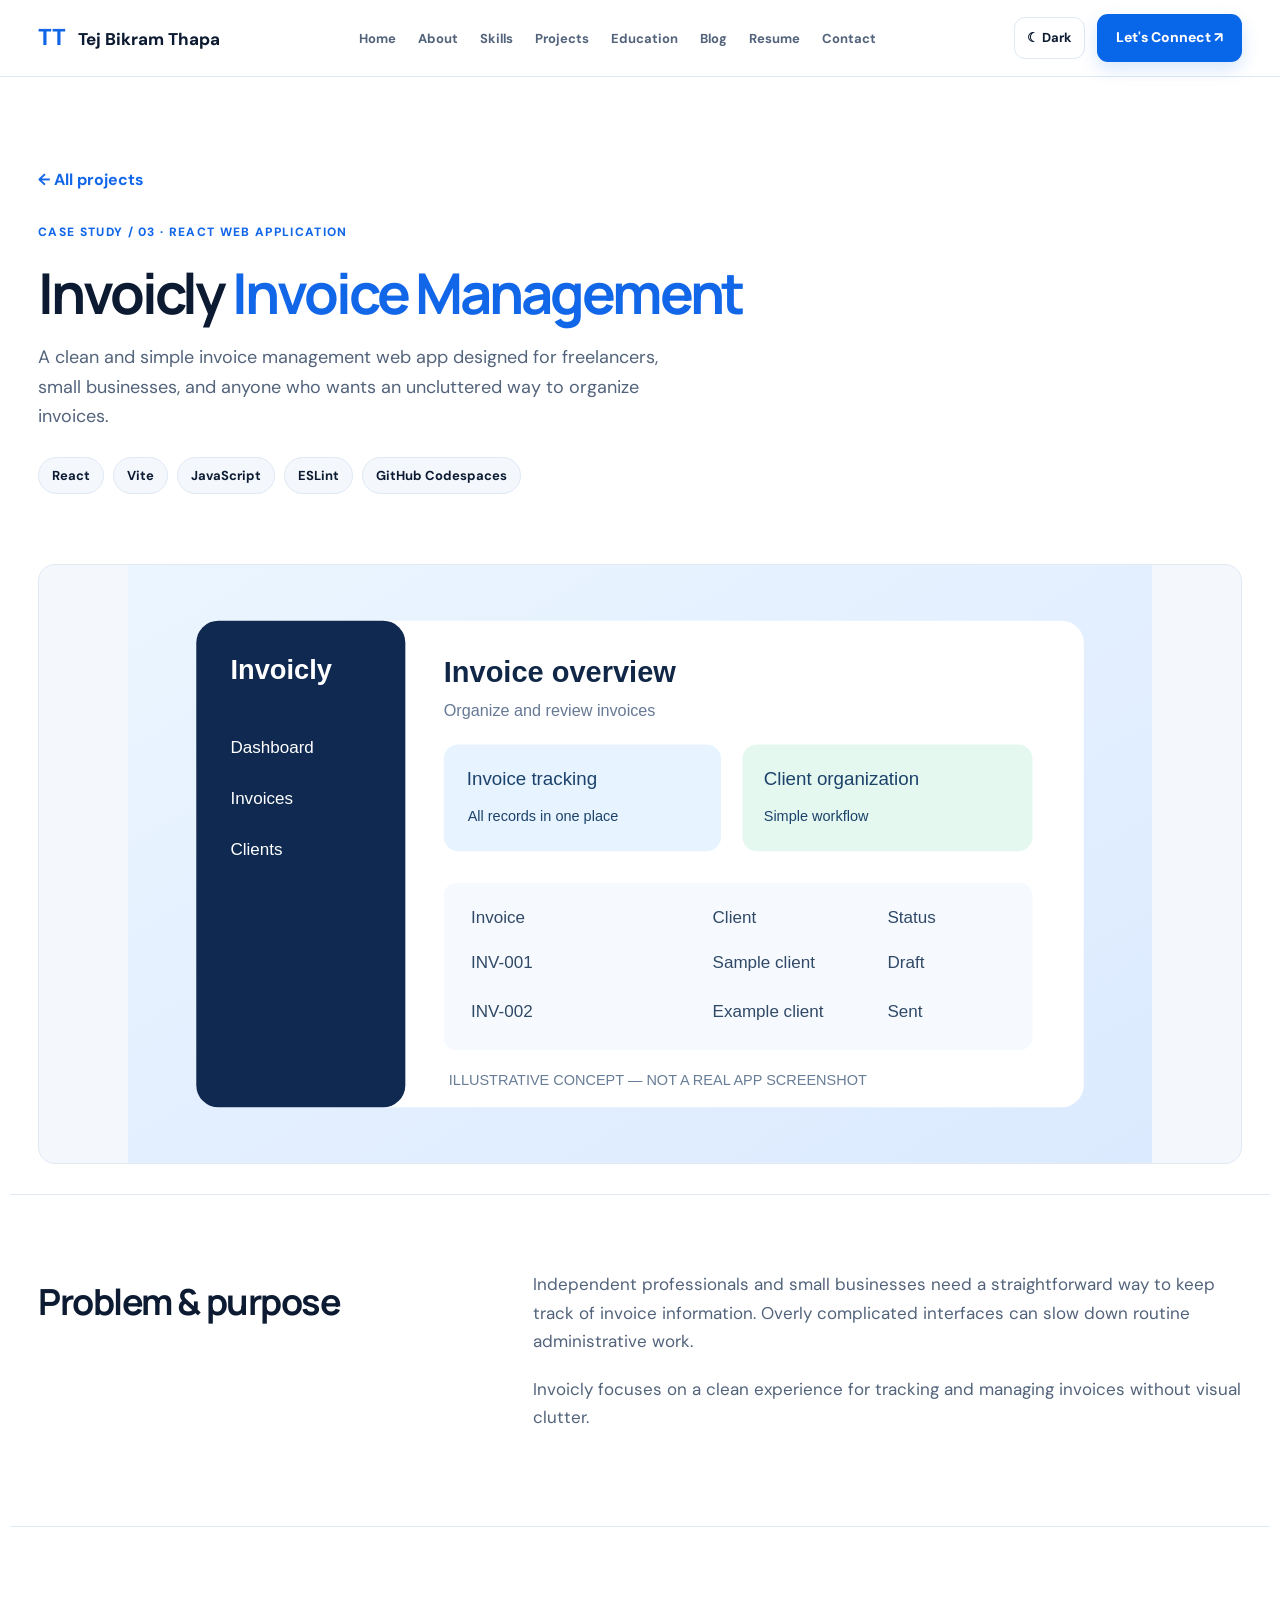
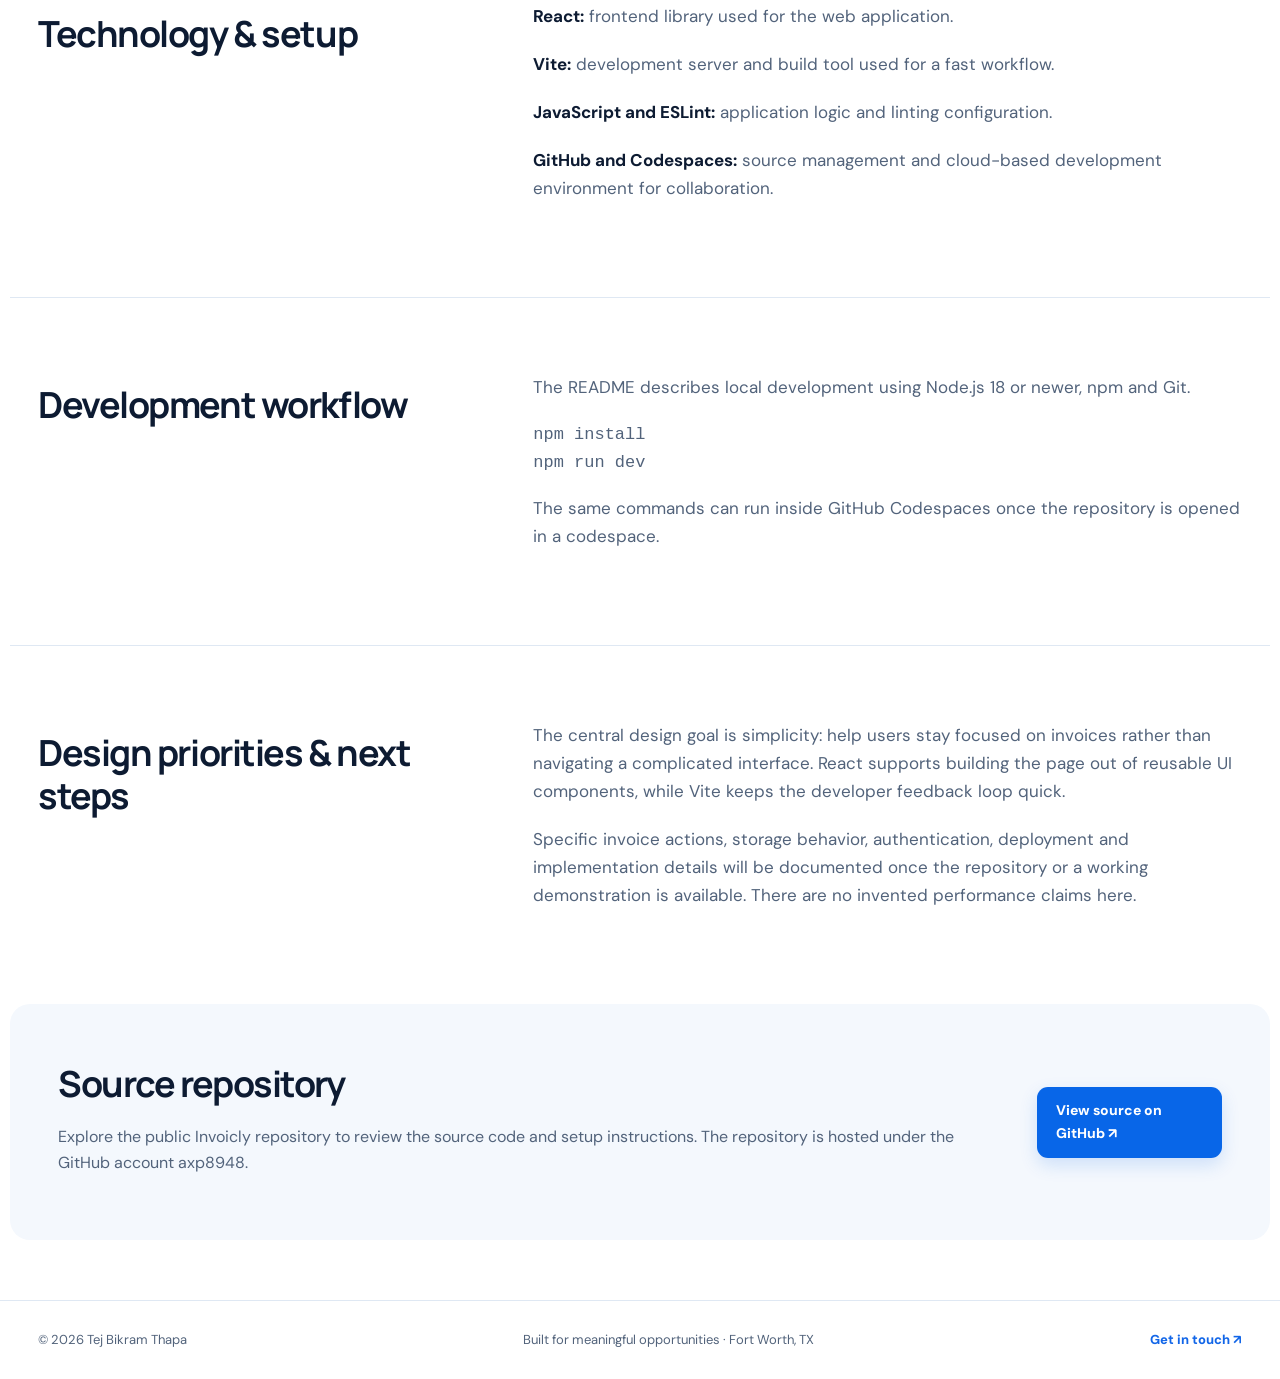
<file: invoicly.html>
<!DOCTYPE html>

<html data-theme="light" lang="en"><head><meta charset="utf-8"/><meta content="width=device-width,initial-scale=1" name="viewport"/><meta content="Explore Invoicly, a React and Vite invoice management application, with source code on GitHub." name="description"/><meta content="index,follow" name="robots"/><meta content="Invoicly — Invoice Management | Tej Bikram Thapa" property="og:title"/><meta content="Explore Invoicly, a React and Vite invoice management application, with source code on GitHub." property="og:description"/><meta content="assets/profile-headshot.webp" property="og:image"/><title>Invoicly — Invoice Management | Tej Bikram Thapa</title><link href="assets/favicon.svg" rel="icon" type="image/svg+xml"/><link href="styles.css" rel="stylesheet"/><script defer="" src="script.js"></script></head><body><a class="skip" href="#main">Skip to content</a><header class="header"><div class="wrap nav"><a class="brand" href="index.html"><span class="brand-mark">TT</span> Tej Bikram Thapa</a><button aria-expanded="false" aria-label="Open navigation" class="menu-btn">☰</button><nav aria-label="Main navigation" class="nav-links"><a class="" href="index.html">Home</a><a class="" href="about.html">About</a><a class="" href="skills.html">Skills</a><a class="" href="projects.html">Projects</a><a class="" href="education.html">Education</a><a href="blog.html">Blog</a><a class="" href="resume.html">Resume</a><a class="" href="contact.html">Contact</a></nav><div class="nav-right"><button aria-label="Switch to dark mode" class="theme-btn" id="theme-toggle">☾ <span>Dark</span></button><a class="btn primary top-connect" href="contact.html">Let's Connect ↗</a></div></div></header><main id="main"><section class="wrap inner-hero single"><a class="back" href="projects.html">← All projects</a><span class="kicker">CASE STUDY / 03 · REACT WEB APPLICATION</span><h1>Invoicly <em>Invoice Management</em></h1><p class="lead">A clean and simple invoice management web app designed for freelancers, small businesses, and anyone who wants an uncluttered way to organize invoices.</p><div class="pills"><span>React</span><span>Vite</span><span>JavaScript</span><span>ESLint</span><span>GitHub Codespaces</span></div></section>
<section class="wrap case-visual"><img alt="Invoicly invoice management interface design" src="assets/invoicly-concept.svg"/></section>
<section class="wrap section two-col"><h2>Problem &amp; purpose</h2><div class="prose"><p>Independent professionals and small businesses need a straightforward way to keep track of invoice information. Overly complicated interfaces can slow down routine administrative work.</p><p>Invoicly focuses on a clean experience for tracking and managing invoices without visual clutter.</p></div></section>
<section class="wrap section two-col"><h2>Technology &amp; setup</h2><div class="prose"><p><strong>React:</strong> frontend library used for the web application.</p><p><strong>Vite:</strong> development server and build tool used for a fast workflow.</p><p><strong>JavaScript and ESLint:</strong> application logic and linting configuration.</p><p><strong>GitHub and Codespaces:</strong> source management and cloud-based development environment for collaboration.</p></div></section>
<section class="wrap section two-col"><h2>Development workflow</h2><div class="prose"><p>The README describes local development using Node.js 18 or newer, npm and Git.</p><pre class="code-panel"><code>npm install
npm run dev</code></pre><p>The same commands can run inside GitHub Codespaces once the repository is opened in a codespace.</p></div></section>
<section class="wrap section two-col"><h2>Design priorities &amp; next steps</h2><div class="prose"><p>The central design goal is simplicity: help users stay focused on invoices rather than navigating a complicated interface. React supports building the page out of reusable UI components, while Vite keeps the developer feedback loop quick.</p><p>Specific invoice actions, storage behavior, authentication, deployment and implementation details will be documented once the repository or a working demonstration is available. There are no invented performance claims here.</p></div></section>
<section class="wrap section callout"><div><h2>Source repository</h2><p>Explore the public Invoicly repository to review the source code and setup instructions. The repository is hosted under the GitHub account axp8948.</p></div><a class="btn primary" href="https://github.com/axp8948/invoicly" rel="noopener noreferrer" target="_blank">View source on GitHub ↗</a></section></main><footer><div class="wrap foot"><span>© <span id="year">2026</span> Tej Bikram Thapa</span><span>Built for meaningful opportunities · Fort Worth, TX</span><a href="contact.html">Get in touch ↗</a></div></footer></body></html>
</file>
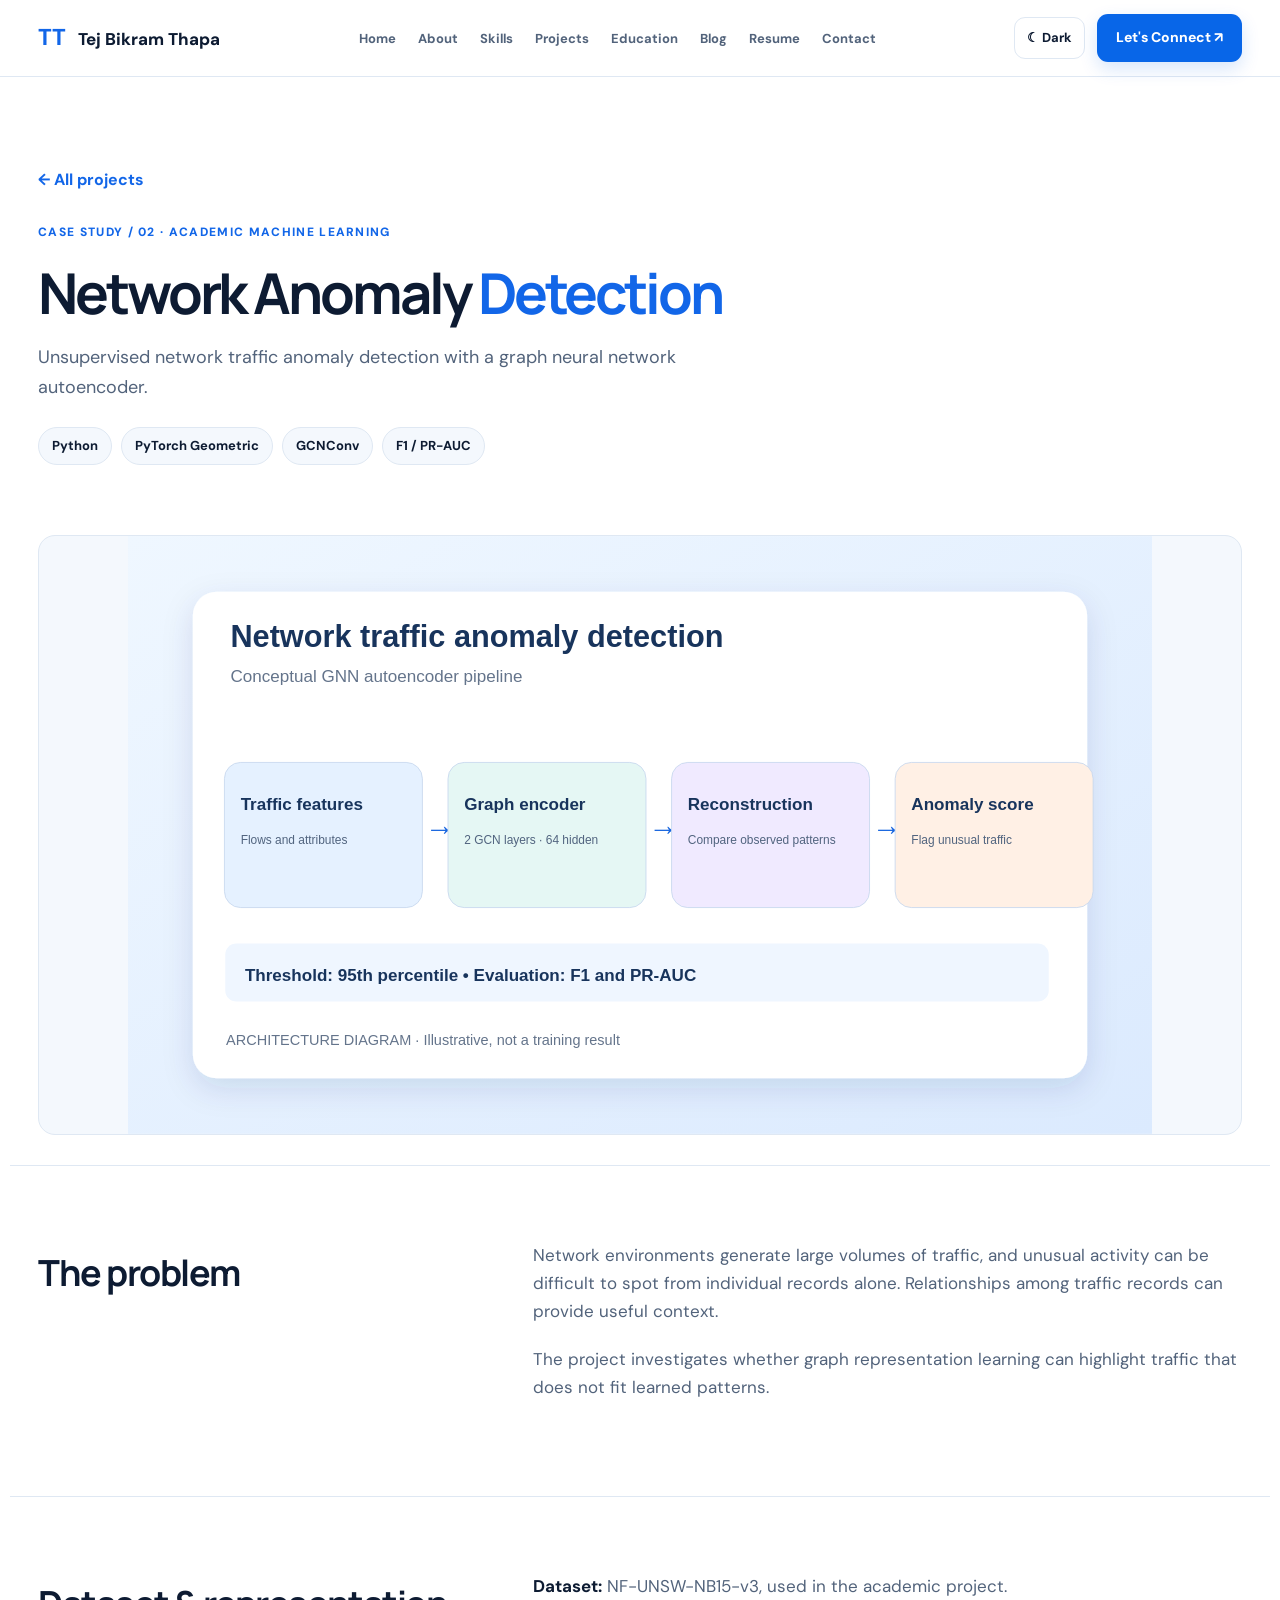
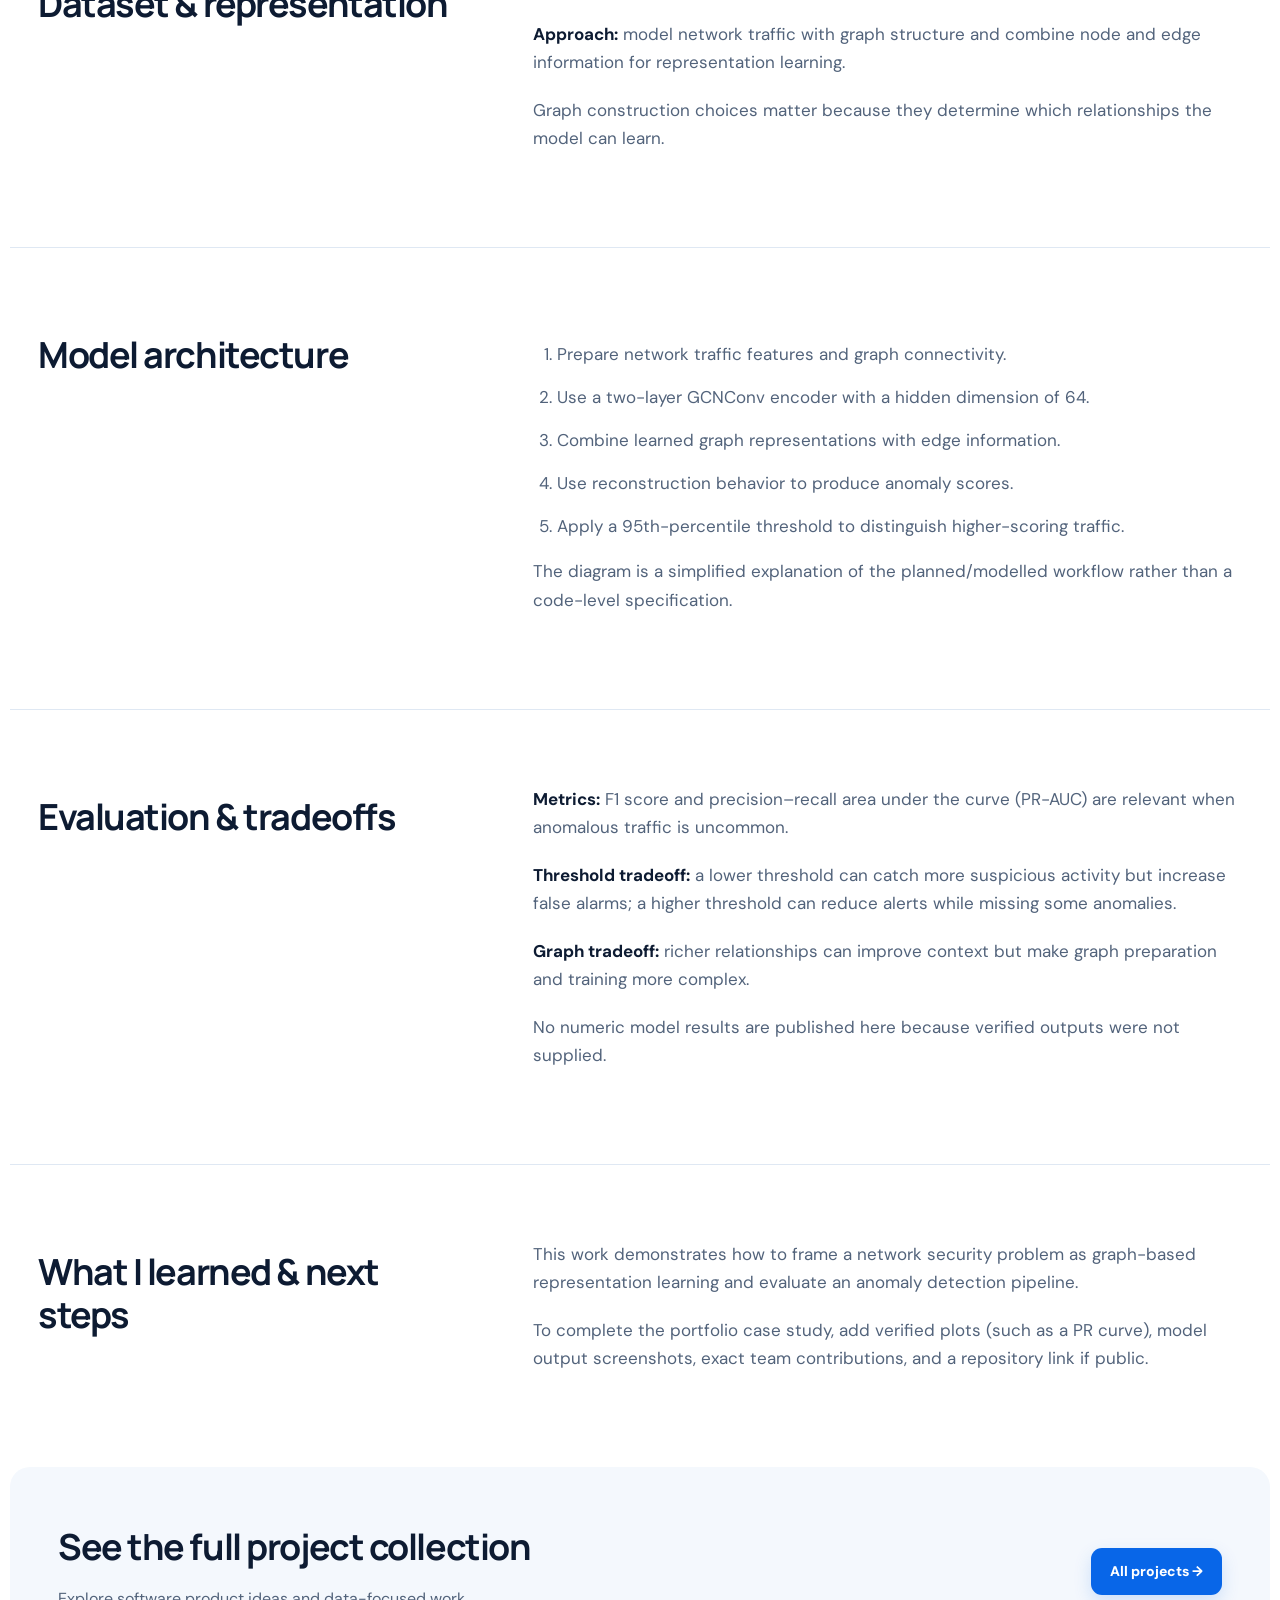
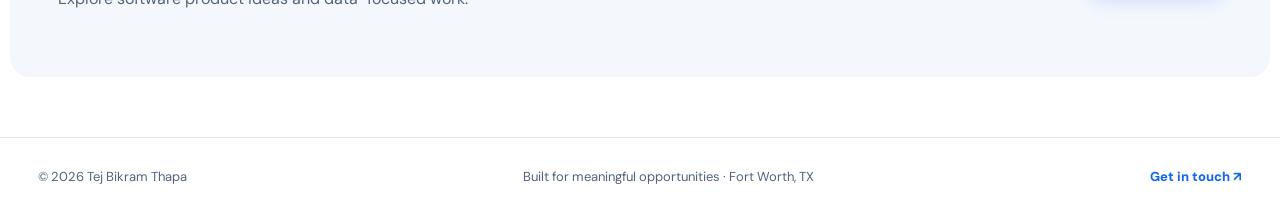
<file: network-anomaly.html>
<!DOCTYPE html>

<html data-theme="light" lang="en"><head><meta charset="utf-8"/><meta content="width=device-width,initial-scale=1" name="viewport"/><meta content="Graph neural network autoencoder network anomaly detection project by Tej Bikram Thapa." name="description"/><meta content="index,follow" name="robots"/><meta content="Network Anomaly Detection | Tej Bikram Thapa" property="og:title"/><meta content="Graph neural network autoencoder network anomaly detection project by Tej Bikram Thapa." property="og:description"/><meta content="assets/profile-headshot.webp" property="og:image"/><title>Network Anomaly Detection | Tej Bikram Thapa</title><link href="assets/favicon.svg" rel="icon" type="image/svg+xml"/><link href="styles.css" rel="stylesheet"/><script defer="" src="script.js"></script></head><body><a class="skip" href="#main">Skip to content</a><header class="header"><div class="wrap nav"><a class="brand" href="index.html"><span class="brand-mark">TT</span> Tej Bikram Thapa</a><button aria-expanded="false" aria-label="Open navigation" class="menu-btn">☰</button><nav aria-label="Main navigation" class="nav-links"><a class="" href="index.html">Home</a><a class="" href="about.html">About</a><a class="" href="skills.html">Skills</a><a class="" href="projects.html">Projects</a><a class="" href="education.html">Education</a><a href="blog.html">Blog</a><a class="" href="resume.html">Resume</a><a class="" href="contact.html">Contact</a></nav><div class="nav-right"><button aria-label="Switch to dark mode" class="theme-btn" id="theme-toggle">☾ <span>Dark</span></button><a class="btn primary top-connect" href="contact.html">Let's Connect ↗</a></div></div></header><main id="main"><section class="wrap inner-hero single"><a class="back" href="projects.html">← All projects</a><span class="kicker">CASE STUDY / 02 · ACADEMIC MACHINE LEARNING</span><h1>Network Anomaly <em>Detection</em></h1><p class="lead">Unsupervised network traffic anomaly detection with a graph neural network autoencoder.</p><div class="pills"><span>Python</span><span>PyTorch Geometric</span><span>GCNConv</span><span>F1 / PR-AUC</span></div></section>
<section class="wrap case-visual"><img alt="Graph neural network anomaly detection workflow" src="assets/gnn-pipeline.svg"/></section>
<section class="wrap section two-col"><h2>The problem</h2><div class="prose"><p>Network environments generate large volumes of traffic, and unusual activity can be difficult to spot from individual records alone. Relationships among traffic records can provide useful context.</p><p>The project investigates whether graph representation learning can highlight traffic that does not fit learned patterns.</p></div></section>
<section class="wrap section two-col"><h2>Dataset &amp; representation</h2><div class="prose"><p><strong>Dataset:</strong> NF-UNSW-NB15-v3, used in the academic project.</p><p><strong>Approach:</strong> model network traffic with graph structure and combine node and edge information for representation learning.</p><p>Graph construction choices matter because they determine which relationships the model can learn.</p></div></section>
<section class="wrap section two-col"><h2>Model architecture</h2><div class="prose"><ol><li>Prepare network traffic features and graph connectivity.</li><li>Use a two-layer GCNConv encoder with a hidden dimension of 64.</li><li>Combine learned graph representations with edge information.</li><li>Use reconstruction behavior to produce anomaly scores.</li><li>Apply a 95th-percentile threshold to distinguish higher-scoring traffic.</li></ol><p>The diagram is a simplified explanation of the planned/modelled workflow rather than a code-level specification.</p></div></section>
<section class="wrap section two-col"><h2>Evaluation &amp; tradeoffs</h2><div class="prose"><p><strong>Metrics:</strong> F1 score and precision–recall area under the curve (PR-AUC) are relevant when anomalous traffic is uncommon.</p><p><strong>Threshold tradeoff:</strong> a lower threshold can catch more suspicious activity but increase false alarms; a higher threshold can reduce alerts while missing some anomalies.</p><p><strong>Graph tradeoff:</strong> richer relationships can improve context but make graph preparation and training more complex.</p><p>No numeric model results are published here because verified outputs were not supplied.</p></div></section>
<section class="wrap section two-col"><h2>What I learned &amp; next steps</h2><div class="prose"><p>This work demonstrates how to frame a network security problem as graph-based representation learning and evaluate an anomaly detection pipeline.</p><p>To complete the portfolio case study, add verified plots (such as a PR curve), model output screenshots, exact team contributions, and a repository link if public.</p></div></section>
<section class="wrap section callout"><div><h2>See the full project collection</h2><p>Explore software product ideas and data-focused work.</p></div><a class="btn primary" href="projects.html">All projects →</a></section></main><footer><div class="wrap foot"><span>© <span id="year">2026</span> Tej Bikram Thapa</span><span>Built for meaningful opportunities · Fort Worth, TX</span><a href="contact.html">Get in touch ↗</a></div></footer></body></html>
</file>
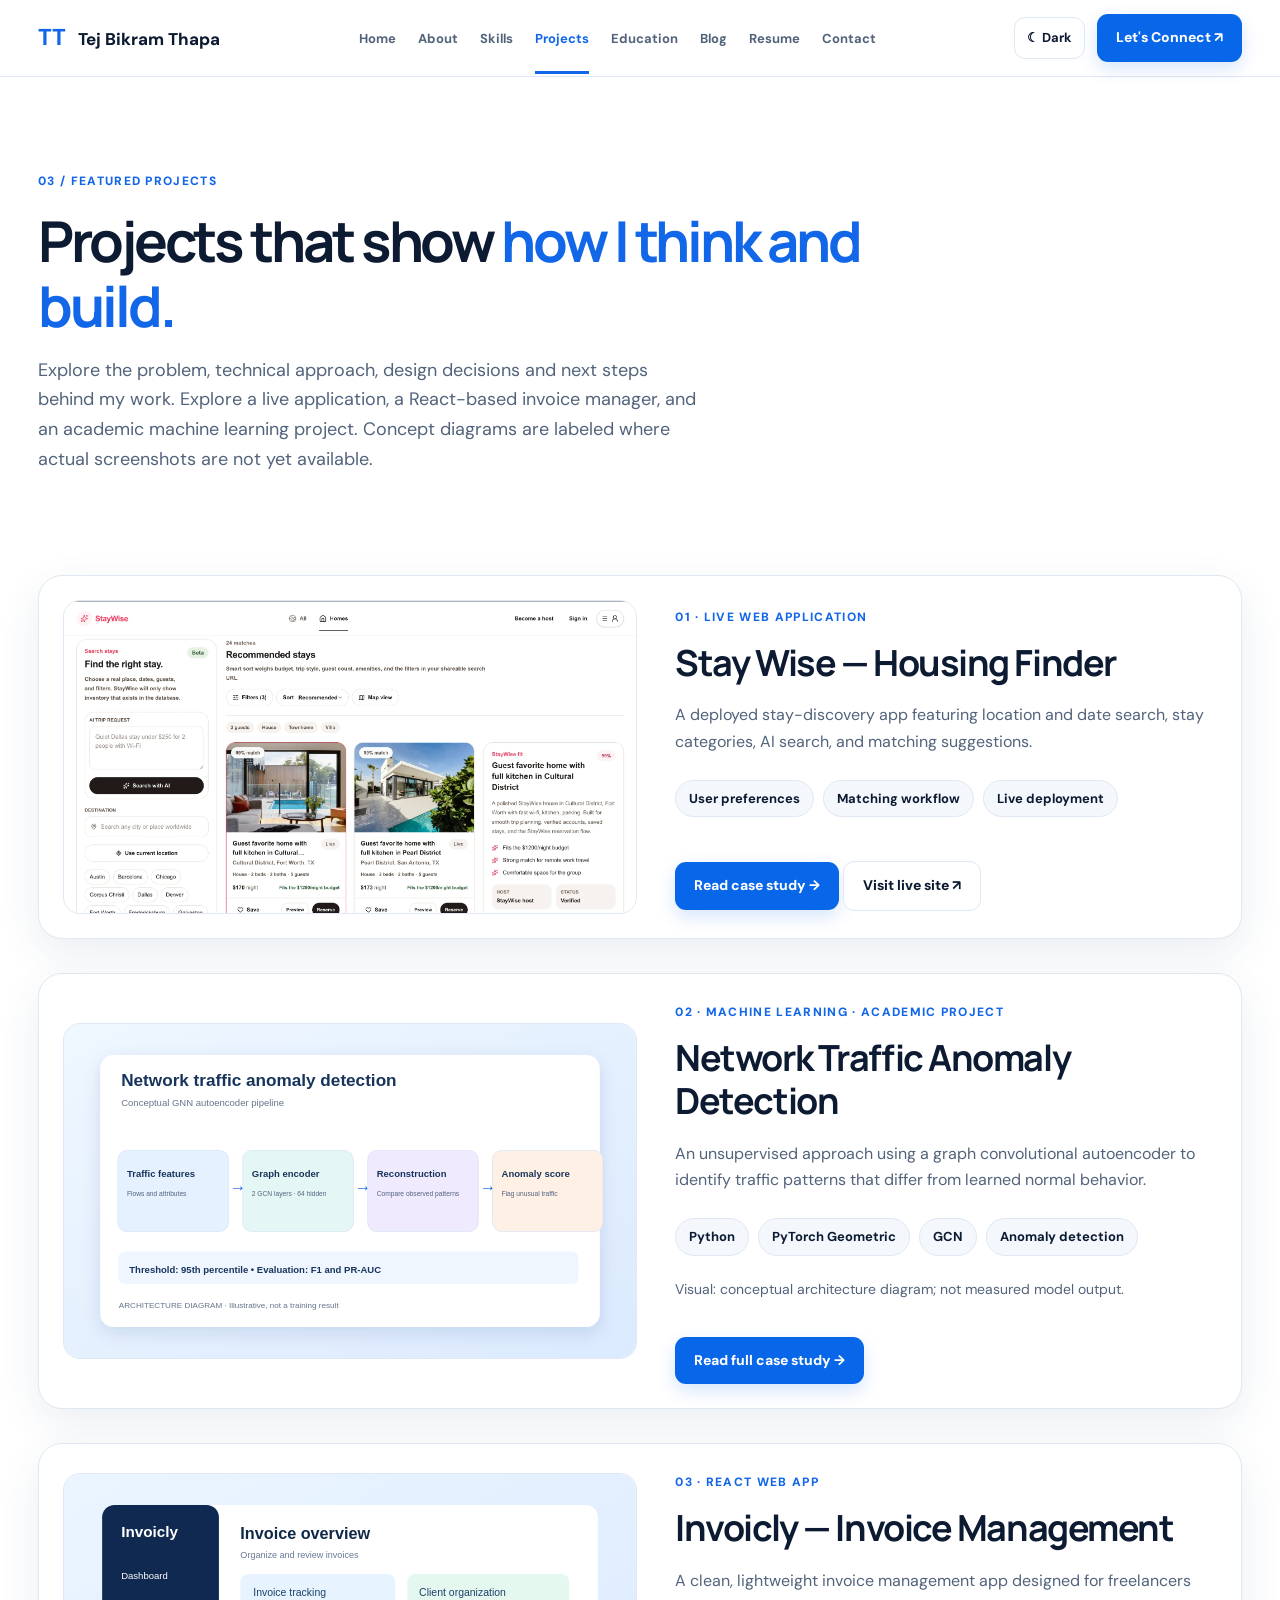
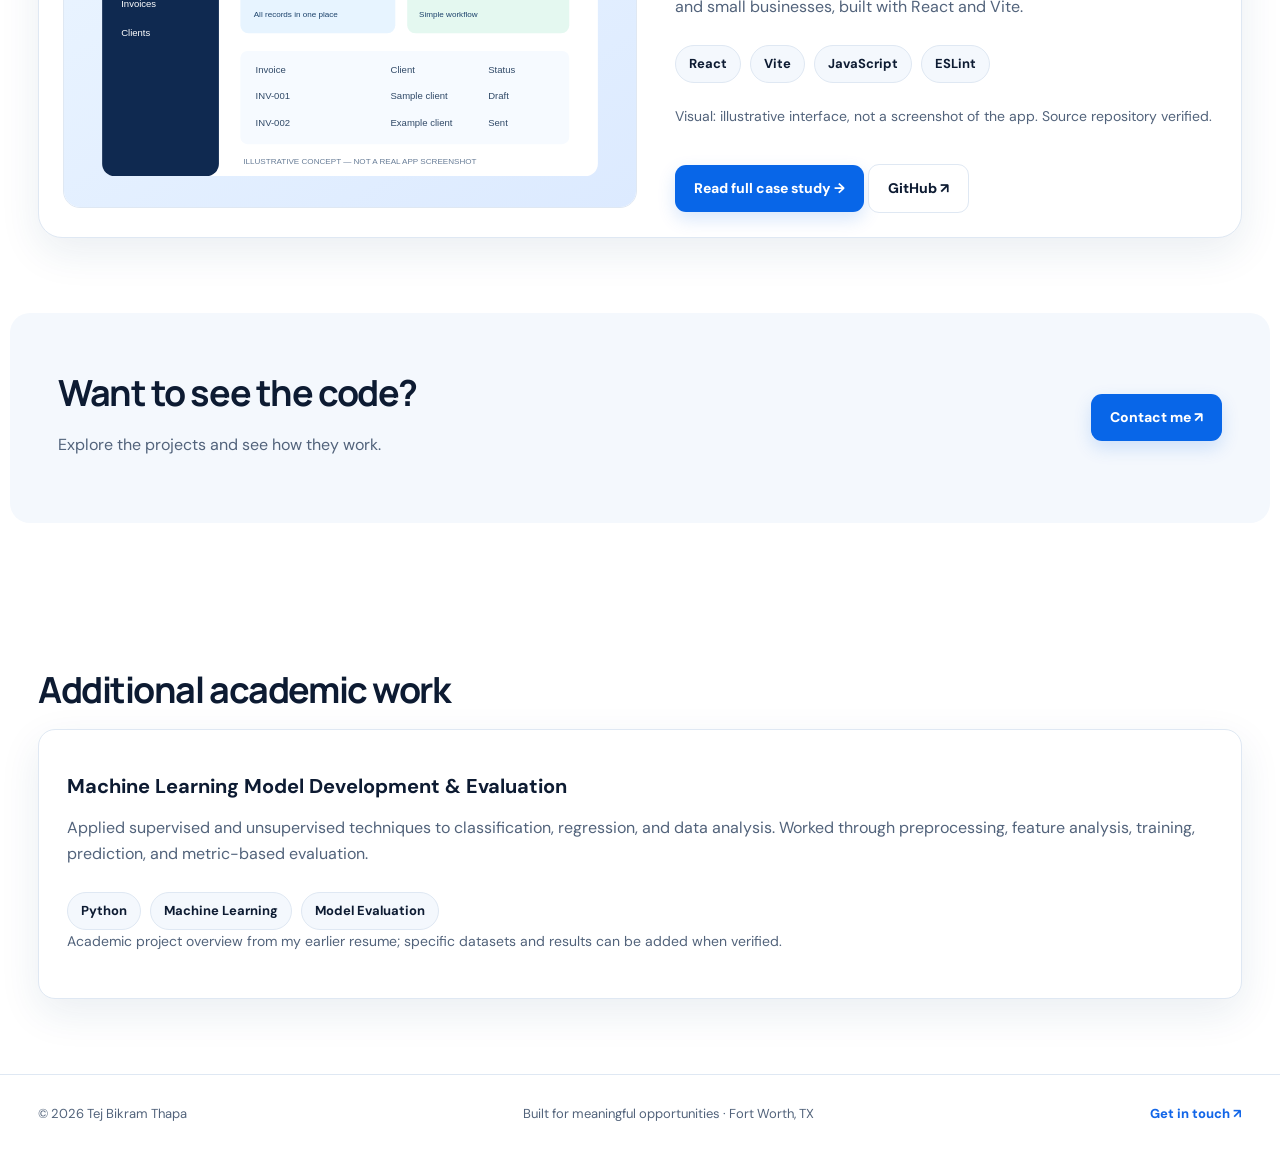
<file: projects.html>
<!DOCTYPE html>

<html data-theme="light" lang="en"><head><meta charset="utf-8"/><meta content="width=device-width,initial-scale=1" name="viewport"/><meta content="Detailed software engineering and machine learning projects by Tej Bikram Thapa." name="description"/><meta content="index,follow" name="robots"/><meta content="Projects | Tej Bikram Thapa" property="og:title"/><meta content="Detailed software engineering and machine learning projects by Tej Bikram Thapa." property="og:description"/><meta content="assets/profile-headshot.webp" property="og:image"/><title>Projects | Tej Bikram Thapa</title><link href="assets/favicon.svg" rel="icon" type="image/svg+xml"/><link href="styles.css" rel="stylesheet"/><script defer="" src="script.js"></script></head><body><a class="skip" href="#main">Skip to content</a><header class="header"><div class="wrap nav"><a class="brand" href="index.html"><span class="brand-mark">TT</span> Tej Bikram Thapa</a><button aria-expanded="false" aria-label="Open navigation" class="menu-btn">☰</button><nav aria-label="Main navigation" class="nav-links"><a class="" href="index.html">Home</a><a class="" href="about.html">About</a><a class="" href="skills.html">Skills</a><a class="active" href="projects.html">Projects</a><a class="" href="education.html">Education</a><a href="blog.html">Blog</a><a class="" href="resume.html">Resume</a><a class="" href="contact.html">Contact</a></nav><div class="nav-right"><button aria-label="Switch to dark mode" class="theme-btn" id="theme-toggle">☾ <span>Dark</span></button><a class="btn primary top-connect" href="contact.html">Let's Connect ↗</a></div></div></header><main id="main"><section class="wrap inner-hero single"><span class="kicker">03 / FEATURED PROJECTS</span><h1>Projects that show <em>how I think and build.</em></h1><p class="lead">Explore the problem, technical approach, design decisions and next steps behind my work. Explore a live application, a React-based invoice manager, and an academic machine learning project. Concept diagrams are labeled where actual screenshots are not yet available.</p></section>
<section class="wrap section project-gallery">
<article class="project-showcase"><a href="stay-wise.html"><img alt="StayWise housing search interface with recommended stays" loading="lazy" src="assets/staywise-real-screenshot.webp"/></a><div><span class="kicker">01 · LIVE WEB APPLICATION</span><h2>Stay Wise — Housing Finder</h2><p>A deployed stay-discovery app featuring location and date search, stay categories, AI search, and matching suggestions.</p><div class="pills"><span>User preferences</span><span>Matching workflow</span><span>Live deployment</span></div><p class="note"></p><a class="btn primary" href="stay-wise.html">Read case study →</a> <a class="btn secondary" href="https://staywise-tau.vercel.app/" rel="noopener noreferrer" target="_blank">Visit live site ↗</a></div></article>
<article class="project-showcase"><a href="network-anomaly.html"><img alt="Graph neural network anomaly detection workflow" loading="lazy" src="assets/gnn-pipeline.svg"/></a><div><span class="kicker">02 · MACHINE LEARNING · ACADEMIC PROJECT</span><h2>Network Traffic Anomaly Detection</h2><p>An unsupervised approach using a graph convolutional autoencoder to identify traffic patterns that differ from learned normal behavior.</p><div class="pills"><span>Python</span><span>PyTorch Geometric</span><span>GCN</span><span>Anomaly detection</span></div><p class="note">Visual: conceptual architecture diagram; not measured model output.</p><a class="btn primary" href="network-anomaly.html">Read full case study →</a></div></article>
<article class="project-showcase"><a href="invoicly.html"><img alt="Invoicly invoice management interface design" loading="lazy" src="assets/invoicly-concept.svg"/></a><div><span class="kicker">03 · REACT WEB APP</span><h2>Invoicly — Invoice Management</h2><p>A clean, lightweight invoice management app designed for freelancers and small businesses, built with React and Vite.</p><div class="pills"><span>React</span><span>Vite</span><span>JavaScript</span><span>ESLint</span></div><p class="note">Visual: illustrative interface, not a screenshot of the app. Source repository verified.</p><a class="btn primary" href="invoicly.html">Read full case study →</a> <a class="btn secondary" href="https://github.com/axp8948/invoicly" rel="noopener noreferrer" target="_blank">GitHub ↗</a></div></article>
</section><section class="wrap section callout"><div><h2>Want to see the code?</h2><p>Explore the projects and see how they work.</p></div><a class="btn primary" href="contact.html">Contact me ↗</a></section><section class="wrap section"><h2>Additional academic work</h2><article class="tile"><h3>Machine Learning Model Development &amp; Evaluation</h3><p>Applied supervised and unsupervised techniques to classification, regression, and data analysis. Worked through preprocessing, feature analysis, training, prediction, and metric-based evaluation.</p><div class="pills"><span>Python</span><span>Machine Learning</span><span>Model Evaluation</span></div><p class="note">Academic project overview from my earlier resume; specific datasets and results can be added when verified.</p></article></section></main><footer><div class="wrap foot"><span>© <span id="year">2026</span> Tej Bikram Thapa</span><span>Built for meaningful opportunities · Fort Worth, TX</span><a href="contact.html">Get in touch ↗</a></div></footer></body></html>
</file>
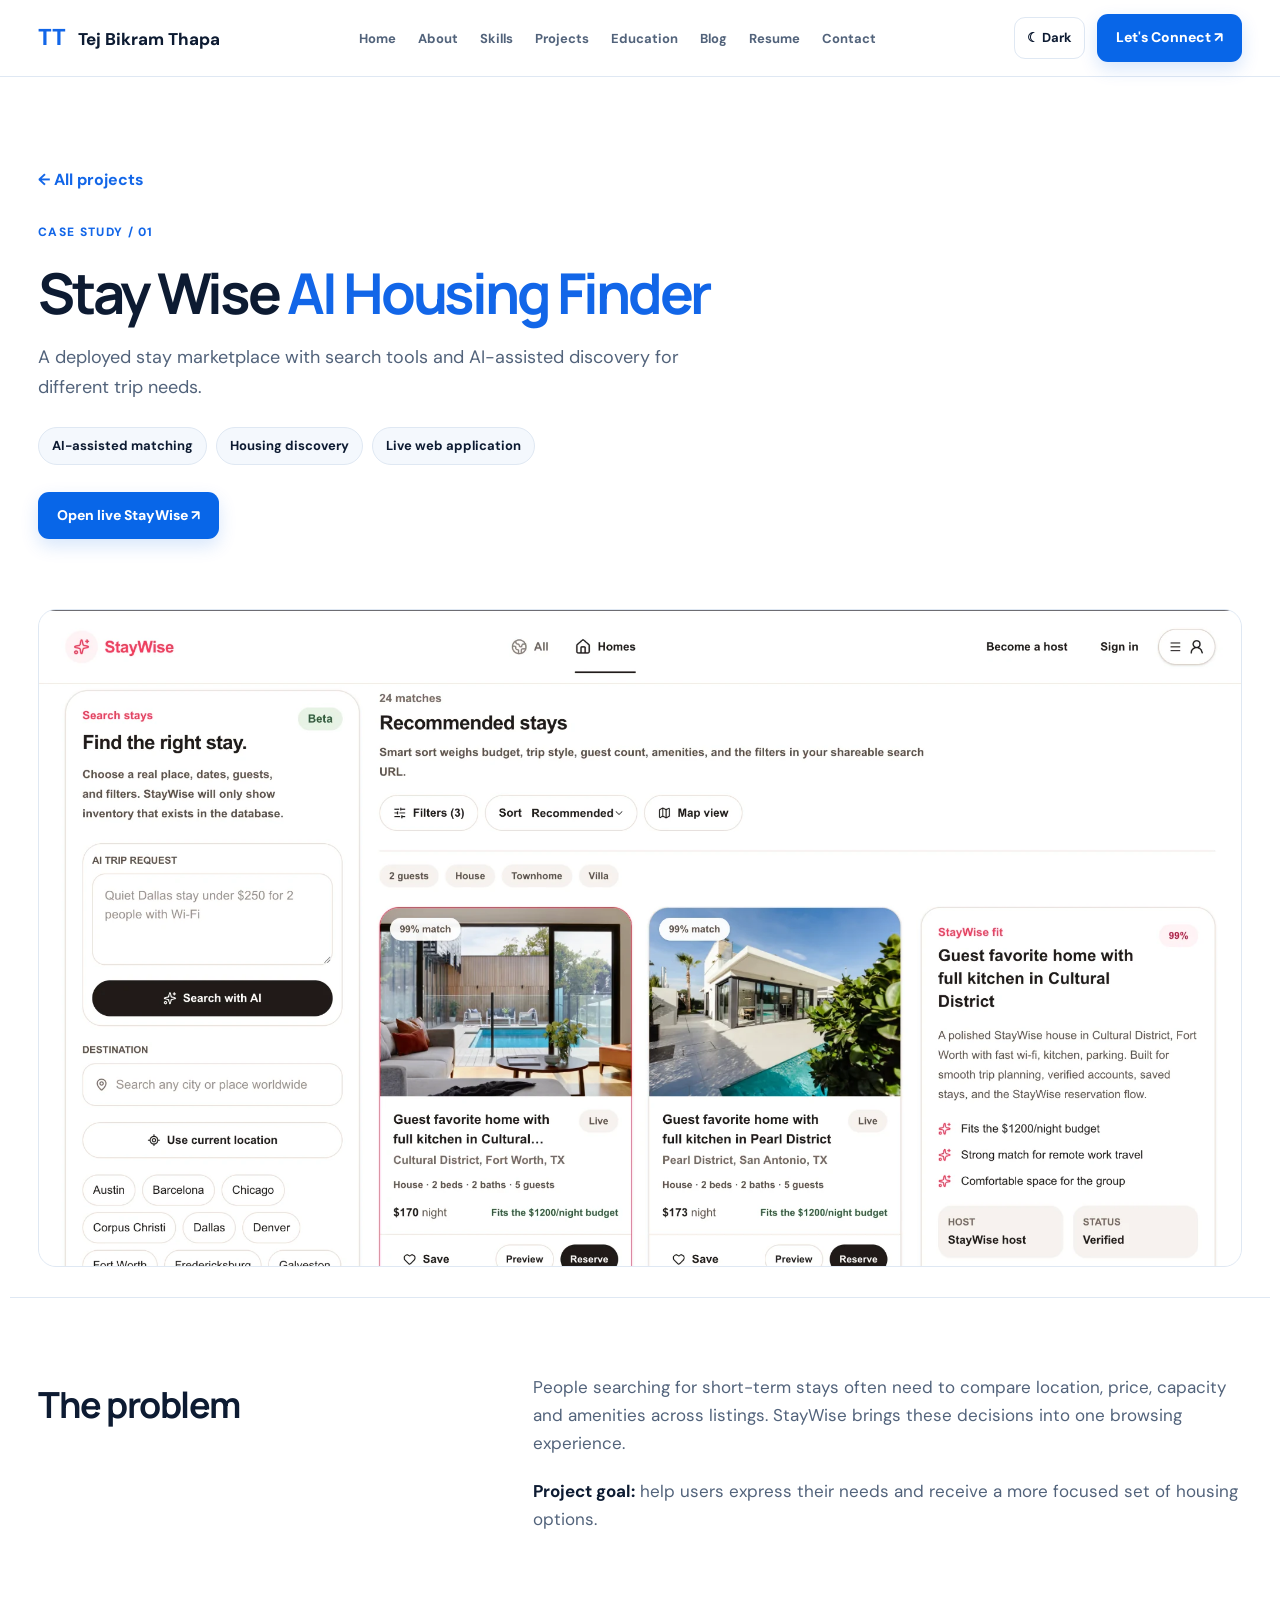
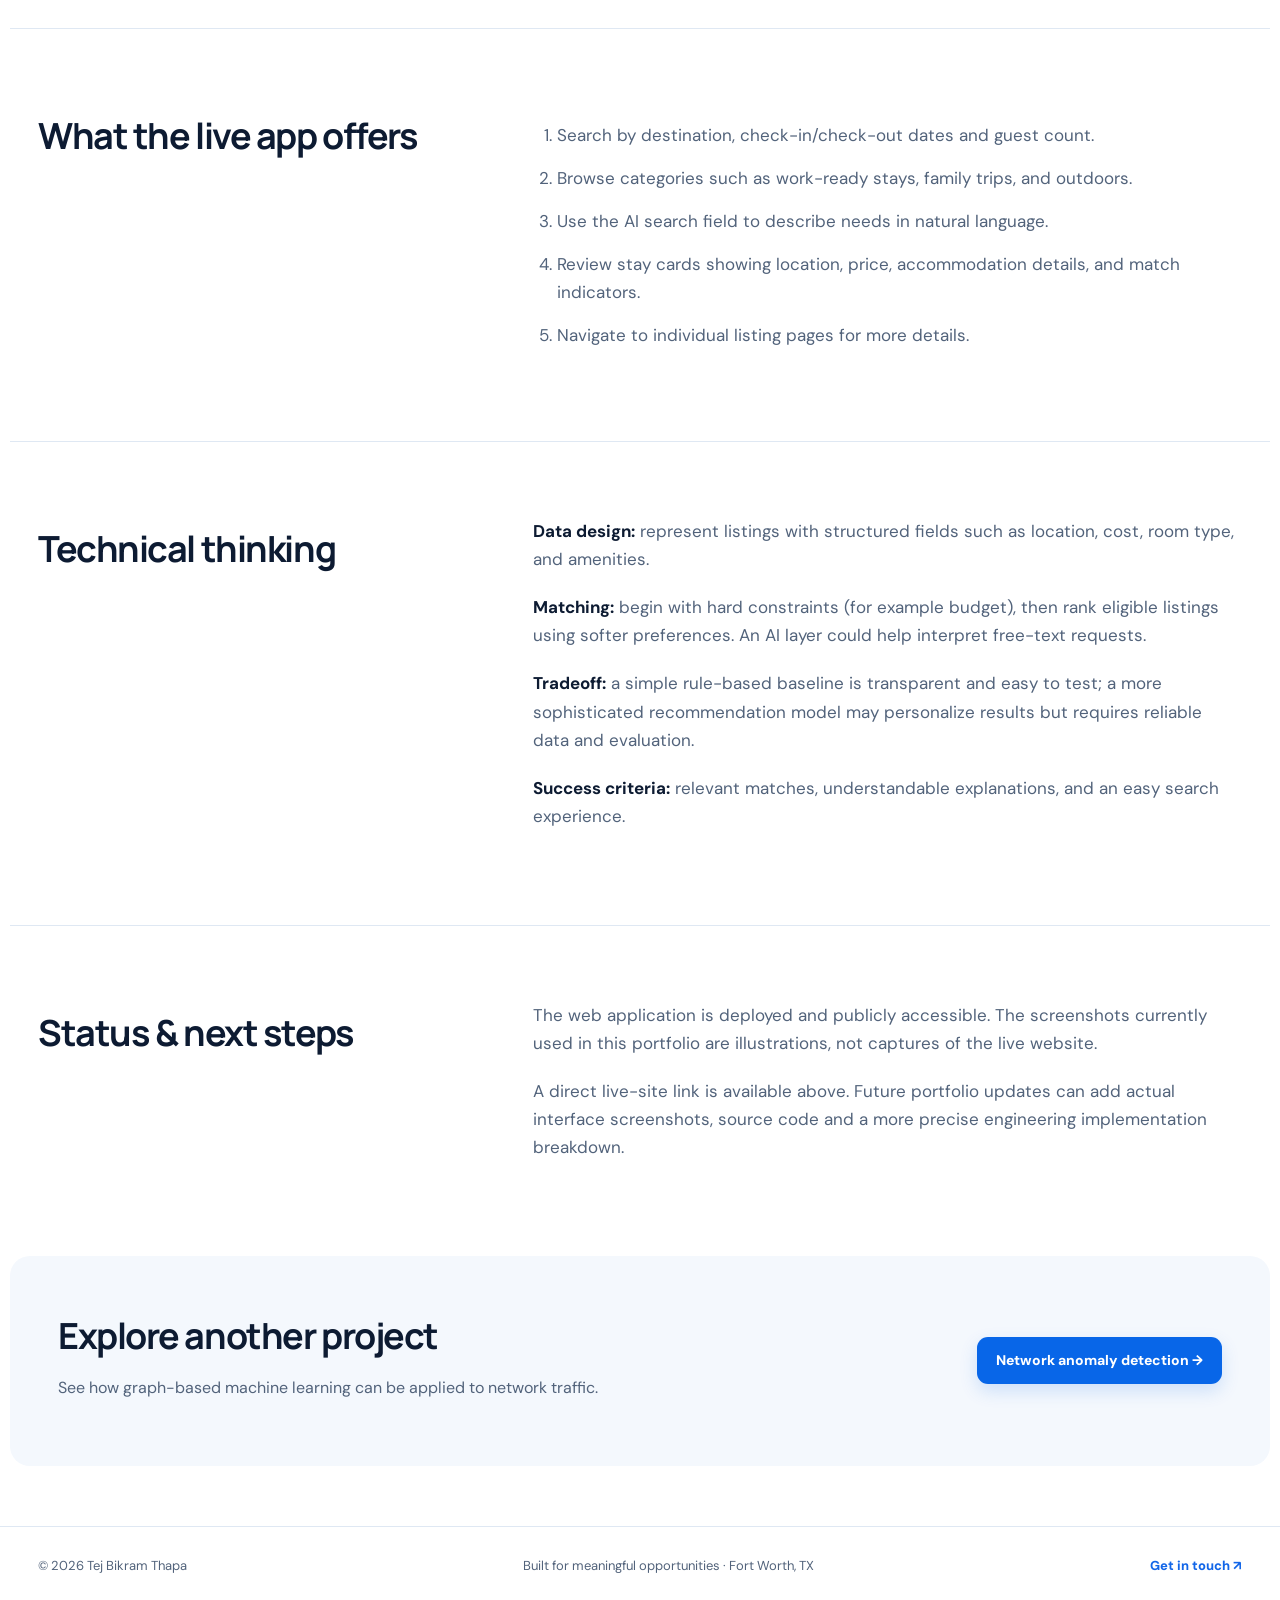
<file: stay-wise.html>
<!DOCTYPE html>

<html data-theme="light" lang="en"><head><meta charset="utf-8"/><meta content="width=device-width,initial-scale=1" name="viewport"/><meta content="Case study for StayWise, a deployed stay discovery web app by Tej Bikram Thapa." name="description"/><meta content="index,follow" name="robots"/><meta content="Stay Wise — AI Housing Finder | Tej Bikram Thapa" property="og:title"/><meta content="Case study for StayWise, a deployed stay discovery web app by Tej Bikram Thapa." property="og:description"/><meta content="assets/profile-headshot.webp" property="og:image"/><title>Stay Wise — AI Housing Finder | Tej Bikram Thapa</title><link href="assets/favicon.svg" rel="icon" type="image/svg+xml"/><link href="styles.css" rel="stylesheet"/><script defer="" src="script.js"></script></head><body><a class="skip" href="#main">Skip to content</a><header class="header"><div class="wrap nav"><a class="brand" href="index.html"><span class="brand-mark">TT</span> Tej Bikram Thapa</a><button aria-expanded="false" aria-label="Open navigation" class="menu-btn">☰</button><nav aria-label="Main navigation" class="nav-links"><a class="" href="index.html">Home</a><a class="" href="about.html">About</a><a class="" href="skills.html">Skills</a><a class="" href="projects.html">Projects</a><a class="" href="education.html">Education</a><a href="blog.html">Blog</a><a class="" href="resume.html">Resume</a><a class="" href="contact.html">Contact</a></nav><div class="nav-right"><button aria-label="Switch to dark mode" class="theme-btn" id="theme-toggle">☾ <span>Dark</span></button><a class="btn primary top-connect" href="contact.html">Let's Connect ↗</a></div></div></header><main id="main"><section class="wrap inner-hero single"><a class="back" href="projects.html">← All projects</a><span class="kicker">CASE STUDY / 01</span><h1>Stay Wise <em>AI Housing Finder</em></h1><p class="lead">A deployed stay marketplace with search tools and AI-assisted discovery for different trip needs.</p><div class="pills"><span>AI-assisted matching</span><span>Housing discovery</span><span>Live web application</span></div><div class="actions"><a class="btn primary" href="https://staywise-tau.vercel.app/" rel="noopener noreferrer" target="_blank">Open live StayWise ↗</a></div></section>
<section class="wrap case-visual"><img alt="StayWise housing search interface with recommended stays" src="assets/staywise-real-screenshot.webp"/></section>
<section class="wrap section two-col"><h2>The problem</h2><div class="prose"><p>People searching for short-term stays often need to compare location, price, capacity and amenities across listings. StayWise brings these decisions into one browsing experience.</p><p><strong>Project goal:</strong> help users express their needs and receive a more focused set of housing options.</p></div></section>
<section class="wrap section two-col"><h2>What the live app offers</h2><div class="prose"><ol><li>Search by destination, check-in/check-out dates and guest count.</li><li>Browse categories such as work-ready stays, family trips, and outdoors.</li><li>Use the AI search field to describe needs in natural language.</li><li>Review stay cards showing location, price, accommodation details, and match indicators.</li><li>Navigate to individual listing pages for more details.</li></ol></div></section>
<section class="wrap section two-col"><h2>Technical thinking</h2><div class="prose"><p><strong>Data design:</strong> represent listings with structured fields such as location, cost, room type, and amenities.</p><p><strong>Matching:</strong> begin with hard constraints (for example budget), then rank eligible listings using softer preferences. An AI layer could help interpret free-text requests.</p><p><strong>Tradeoff:</strong> a simple rule-based baseline is transparent and easy to test; a more sophisticated recommendation model may personalize results but requires reliable data and evaluation.</p><p><strong>Success criteria:</strong> relevant matches, understandable explanations, and an easy search experience.</p></div></section>
<section class="wrap section two-col"><h2>Status &amp; next steps</h2><div class="prose"><p>The web application is deployed and publicly accessible. The screenshots currently used in this portfolio are illustrations, not captures of the live website.</p><p>A direct live-site link is available above. Future portfolio updates can add actual interface screenshots, source code and a more precise engineering implementation breakdown.</p></div></section>
<section class="wrap section callout"><div><h2>Explore another project</h2><p>See how graph-based machine learning can be applied to network traffic.</p></div><a class="btn primary" href="network-anomaly.html">Network anomaly detection →</a></section></main><footer><div class="wrap foot"><span>© <span id="year">2026</span> Tej Bikram Thapa</span><span>Built for meaningful opportunities · Fort Worth, TX</span><a href="contact.html">Get in touch ↗</a></div></footer></body></html>
</file>
<file: styles.css>
@import url('https://fonts.googleapis.com/css2?family=DM+Sans:wght@400;500;600;700;800&family=Manrope:wght@400;500;600;700;800&display=swap');
:root{--bg:#fff;--surface:#f4f8fd;--card:#fff;--text:#0d1b32;--muted:#52637b;--line:#dfe8f3;--blue:#1266e8;--blue2:#0852c3;--shadow:0 14px 42px rgba(21,61,115,.09)}html[data-theme=dark]{--bg:#0b1424;--surface:#101f35;--card:#14253e;--text:#f2f7ff;--muted:#bac8dc;--line:#30445e;--blue:#68a6ff;--blue2:#438cff;--shadow:0 14px 42px rgba(0,0,0,.18)}*{box-sizing:border-box}html{scroll-behavior:smooth}body{margin:0;background:var(--bg);color:var(--text);font-family:'DM Sans',sans-serif;line-height:1.65}a{color:inherit;text-decoration:none}button{font:inherit;cursor:pointer}.wrap{max-width:1260px;margin:auto;padding-left:28px;padding-right:28px}.skip{position:absolute;left:-9999px}.skip:focus{left:15px;top:15px;background:var(--card);z-index:99;padding:12px}.header{position:sticky;top:0;background:var(--bg);z-index:10;border-bottom:1px solid var(--line)}.nav{display:flex;align-items:center;justify-content:space-between;gap:18px;min-height:76px}.brand{font-weight:800;white-space:nowrap;font-size:17px}.brand-mark{color:var(--blue);font-size:23px;margin-right:8px}.nav-links{display:flex;gap:22px;align-items:center}.nav-links a{font-size:13px;font-weight:700;color:var(--muted);padding:26px 0 22px;border-bottom:3px solid transparent}.nav-links a:hover,.nav-links a.active{color:var(--blue);border-bottom-color:var(--blue)}.nav-right{display:flex;align-items:center;gap:12px}.theme-btn{border:1px solid var(--line);background:var(--card);color:var(--text);border-radius:11px;padding:9px 12px;font-weight:700;font-size:13px}.menu-btn{display:none}.btn{display:inline-flex;align-items:center;justify-content:center;border-radius:11px;padding:12px 19px;font-size:14px;font-weight:800;transition:transform .2s,box-shadow .2s}.btn:hover,.tile:hover,.stat:hover{transform:translateY(-3px)}.primary{background:#0866e8;color:white;box-shadow:0 7px 18px rgba(8,102,232,.16)}.secondary{background:var(--card);border:1px solid var(--line);color:var(--text)}.hero{background:linear-gradient(120deg,var(--surface),var(--bg) 64%);overflow:hidden}.hero-layout{display:grid;grid-template-columns:1.1fr .9fr;align-items:center;gap:54px;padding-top:72px;padding-bottom:72px;min-height:590px}.eyebrow,.kicker{display:inline-block;color:var(--blue);font-weight:800;font-size:12px;letter-spacing:.11em;text-transform:uppercase}.hello{font-size:34px;font-weight:800;margin:22px 0 -10px}.hero h1,.inner-hero h1{font-family:Manrope,sans-serif;font-size:clamp(42px,4.4vw,70px);line-height:1.14;letter-spacing:-.055em;margin:16px 0}.hero h1 span{color:var(--blue)}.subtitle{font-size:18px;font-weight:800;line-height:1.5}.subtitle b{color:var(--blue)}.lead{font-size:18px;color:var(--muted);max-width:660px}.actions{display:flex;gap:11px;flex-wrap:wrap;margin-top:27px}.portrait{height:510px;border-radius:26px;overflow:hidden;position:relative;box-shadow:var(--shadow);background:#cbdcef}.portrait img{height:100%;width:100%;object-fit:cover;object-position:center 57%}.photo-label{position:absolute;bottom:18px;left:18px;background:rgba(255,255,255,.95);color:#102039;padding:12px 19px;border-radius:12px;font-weight:800;box-shadow:0 8px 22px #0002}.photo-label small{display:block;color:#53667e;font-weight:600}.stats{display:grid;grid-template-columns:repeat(4,1fr);gap:15px;margin-top:-26px;position:relative}.stat,.tile,.edu-card,.resume-panel{background:var(--card);border:1px solid var(--line);border-radius:17px;box-shadow:var(--shadow)}.stat{padding:22px;transition:transform .2s}.stat span,.stat small{display:block;font-size:12px;color:var(--muted)}.stat strong{display:block;margin:8px 0;font-size:17px}.section{padding-top:75px;padding-bottom:75px}.section-head{display:flex;justify-content:space-between;align-items:end;gap:35px;margin-bottom:25px}.section-head p{max-width:410px;color:var(--muted)}h2{font-family:Manrope,sans-serif;font-size:clamp(26px,3vw,36px);line-height:1.2;letter-spacing:-.04em;margin:10px 0 18px}.tiles{display:grid;gap:20px}.tiles.three{grid-template-columns:repeat(3,1fr)}.tiles.two{grid-template-columns:repeat(2,1fr)}.tile{padding:28px;transition:transform .2s}.tile h3{font-size:20px;margin:12px 0}.tile p{color:var(--muted);margin:0 0 17px}.text-link{font-weight:800;color:var(--blue);overflow-wrap:anywhere}.callout{display:flex;align-items:center;justify-content:space-between;gap:35px;background:var(--surface);border-radius:20px;padding:48px;margin-bottom:60px}.callout p{color:var(--muted)}.callout h2{max-width:720px}.inner-hero{padding-top:90px;padding-bottom:70px;display:grid;grid-template-columns:1.1fr .65fr;gap:70px;align-items:center;background:var(--bg)}.inner-hero.single{display:block;max-width:1260px}.inner-hero h1{max-width:850px}.inner-hero h1 em{font-style:normal;color:var(--blue)}.about-image{height:350px;border-radius:24px;overflow:hidden}.about-image img{width:100%;height:100%;object-fit:cover;object-position:center 56%}.two-col{display:grid;grid-template-columns:.6fr 1fr;gap:70px;border-top:1px solid var(--line)}.prose{font-size:17px;color:var(--muted)}.prose p{margin:0 0 20px}.prose strong{color:var(--text)}.tech{display:inline-block;margin:5px 0 15px;color:var(--text);font-size:16px}.pills{display:flex;gap:9px;flex-wrap:wrap;margin-top:25px}.pills span{background:var(--surface);padding:7px 13px;border:1px solid var(--line);border-radius:20px;font-size:13px;font-weight:700}.back{display:block;color:var(--blue);font-weight:700;margin-bottom:25px}.note{color:var(--muted);font-size:14px;margin-top:22px}.edu-card{padding:36px;display:flex;justify-content:space-between;align-items:center;gap:30px}.edu-card p{color:var(--muted)}.gpa{text-align:center;background:var(--surface);border-radius:15px;padding:22px 28px}.gpa strong{display:block;font-size:40px;color:var(--blue);line-height:1.1}.gpa span{font-weight:800}.resume-panel{padding:42px;display:flex;align-items:center;justify-content:space-between;gap:30px}.resume-panel p{color:var(--muted)}footer{border-top:1px solid var(--line)}.foot{display:flex;justify-content:space-between;gap:20px;flex-wrap:wrap;padding-top:28px;padding-bottom:28px;font-size:13px;color:var(--muted)}.foot a{color:var(--blue);font-weight:800}:focus-visible{outline:3px solid var(--blue);outline-offset:3px}@media(max-width:1100px){.nav-links{gap:12px}.nav-links a{font-size:12px}.top-connect{display:none}.hero-layout{gap:30px}.portrait{height:440px}}@media(max-width:850px){.menu-btn{display:block;background:var(--surface);color:var(--text);border:1px solid var(--line);border-radius:8px;padding:7px 12px;order:3}.nav-links{display:none;position:absolute;top:75px;left:0;right:0;background:var(--bg);border-bottom:1px solid var(--line);padding:12px 25px;flex-direction:column;align-items:stretch;gap:0}.nav-links.open{display:flex}.nav-links a{padding:10px;border-bottom:0}.nav-right{margin-left:auto}.hero-layout{grid-template-columns:1fr;padding-top:40px}.portrait{height:510px;max-width:570px;width:100%;margin:auto}.stats{grid-template-columns:repeat(2,1fr);margin-top:18px}.tiles.three{grid-template-columns:1fr 1fr}.inner-hero{grid-template-columns:1fr;gap:20px}.about-image{max-width:550px}.two-col{grid-template-columns:1fr;gap:5px}.callout{margin-left:28px;margin-right:28px}}@media(max-width:560px){.wrap{padding-left:18px;padding-right:18px}.brand{font-size:14px}.brand-mark{font-size:18px}.theme-btn span{display:none}.hero h1{font-size:43px}.hello{font-size:27px}.portrait{height:400px}.stats,.tiles.three,.tiles.two{grid-template-columns:1fr}.section{padding-top:48px;padding-bottom:48px}.section-head{display:block}.callout,.resume-panel,.edu-card{display:block;padding:25px}.callout .btn{margin-top:15px}.gpa{margin-top:20px}.inner-hero{padding-top:45px;padding-bottom:35px}.foot{display:block}.foot>*{display:block;margin-bottom:7px}}@media(prefers-reduced-motion:reduce){html{scroll-behavior:auto}*{transition:none!important}}

/* Full-width photographic hero with soft fading into page background */
.hero-wide{position:relative;isolation:isolate;min-height:650px;background:var(--surface);overflow:hidden}
.hero-photo{position:absolute;inset:0 0 0 35%;z-index:-2;background-image:url('assets/tej-photo.jpg');background-position:center 52%;background-size:cover;background-repeat:no-repeat}
.hero-fade{position:absolute;inset:0;z-index:-1;background:linear-gradient(90deg,var(--surface) 0%,var(--surface) 29%,color-mix(in srgb,var(--surface) 95%,transparent) 40%,color-mix(in srgb,var(--surface) 65%,transparent) 53%,transparent 73%),linear-gradient(0deg,var(--surface) 0%,transparent 20%)}
.hero-wide-content{min-height:650px;display:flex;align-items:center;padding-top:70px;padding-bottom:105px}
.hero-wide .hero-text{max-width:660px;position:relative}
.hero-wide .hello{margin-top:20px}
.hero-wide h1{font-size:clamp(45px,4.7vw,72px)}
.hero-wide .lead{max-width:565px}
.image-feature{padding-top:8px;padding-bottom:18px}
.coding-image{position:relative;overflow:hidden;border-radius:24px;min-height:290px;background:linear-gradient(115deg,#13294e,#2475c4 60%,#8bc9ef);box-shadow:var(--shadow)}
.coding-image img{display:block;width:100%;height:310px;object-fit:cover;object-position:center}
.coding-image:after{content:'';position:absolute;inset:0;background:linear-gradient(90deg,rgba(4,19,43,.78),transparent 75%);pointer-events:none}
.coding-caption{position:absolute;z-index:1;bottom:34px;left:36px;display:grid;gap:8px;color:#fff}
.coding-caption .kicker{color:#a9d8ff}
.coding-caption strong{font:800 clamp(22px,3vw,38px)/1.2 Manrope,sans-serif;max-width:540px}
.coding-image.image-fallback:before{content:'</>  { code · create · learn }';position:absolute;top:35px;right:30px;color:#a9d8ff;font:700 23px monospace;opacity:.7}
html[data-theme=dark] .hero-fade{background:linear-gradient(90deg,var(--surface) 0%,var(--surface) 27%,color-mix(in srgb,var(--surface) 92%,transparent) 41%,color-mix(in srgb,var(--surface) 55%,transparent) 56%,transparent 78%),linear-gradient(0deg,var(--surface) 0%,transparent 20%)}
@media(max-width:850px){.hero-photo{inset:0 0 0 15%;background-position:60% center}.hero-fade{background:linear-gradient(90deg,var(--surface) 0%,color-mix(in srgb,var(--surface) 92%,transparent) 37%,color-mix(in srgb,var(--surface) 42%,transparent) 80%),linear-gradient(0deg,var(--surface),transparent 45%,var(--surface))}.hero-wide-content{min-height:640px}.hero-wide .hero-text{max-width:570px}}
@media(max-width:560px){.hero-wide{min-height:740px}.hero-photo{inset:0;background-position:57% top;background-size:auto 68%}.hero-fade,html[data-theme=dark] .hero-fade{background:linear-gradient(0deg,var(--surface) 0%,var(--surface) 32%,color-mix(in srgb,var(--surface) 95%,transparent) 45%,color-mix(in srgb,var(--surface) 15%,transparent) 80%)}.hero-wide-content{min-height:740px;align-items:end;padding-bottom:60px;padding-top:260px}.hero-wide .hero-text{max-width:100%}.hero-wide h1{font-size:43px}.hero-wide .hello{font-size:26px}.hero-wide .lead{font-size:16px}.coding-image,.coding-image img{min-height:235px;height:235px}.coding-caption{bottom:22px;left:22px;right:18px}}


/* Portfolio case studies and illustrative project visuals */
.project-gallery{display:grid;gap:34px;padding-top:12px}
.project-showcase{display:grid;grid-template-columns:1.06fr 1fr;align-items:center;gap:38px;background:var(--card);border:1px solid var(--line);border-radius:24px;padding:24px;box-shadow:var(--shadow)}
.project-showcase img,.case-visual img{display:block;width:100%;height:auto;border-radius:17px;border:1px solid var(--line)}
.project-showcase h2{margin-top:12px}
.project-showcase p{color:var(--muted)}
.project-showcase .btn{margin-top:22px}
.case-visual{padding-bottom:30px}
.case-visual img{max-height:600px;object-fit:contain;background:var(--surface)}
.prose ol{padding-left:24px}
.prose li{margin-bottom:15px}
@media(max-width:850px){.project-showcase{grid-template-columns:1fr;gap:20px}}
@media(max-width:560px){.project-showcase{padding:14px}}

/* New professional profile photo; original snowy hero is preserved. */
.profile-intro{display:flex;align-items:center;gap:22px;padding-top:35px;padding-bottom:15px}
.profile-intro img{width:116px;height:116px;object-fit:cover;object-position:center 30%;border-radius:50%;border:5px solid var(--card);box-shadow:var(--shadow);flex-shrink:0}
.profile-intro strong{display:block;font-size:22px;color:var(--text)}
.profile-intro p{margin:2px 0 5px;color:var(--muted)}
.about-image img{object-position:center 29%}
@media(max-width:560px){.profile-intro{gap:15px}.profile-intro img{width:92px;height:92px}.profile-intro strong{font-size:18px}}

/* UTA undergraduate degree emphasis */
.uta-degree-highlight{display:inline-block;margin:18px 0;padding:13px 18px;border-radius:14px;background:#e7f1ff;color:#10458d;border:2px solid #1473e6;font-weight:800;line-height:1.5;box-shadow:0 8px 20px rgba(14,95,198,.12)}
.uta-degree-banner{margin-top:28px;margin-bottom:32px;padding:28px 32px;border-radius:20px;background:linear-gradient(110deg,#eaf3ff,#fff);border-left:6px solid #1674e8;color:#102b50}
.uta-degree-banner h2{margin:0 0 12px;color:#103b75}
.uta-degree-banner p{margin:0;font-size:1.1rem}
[data-theme="dark"] .uta-degree-highlight,[data-theme="dark"] .uta-degree-banner{background:#182d4c;color:#e5f1ff}
[data-theme="dark"] .uta-degree-banner h2{color:#a8ceff}

/* Keep the profile link fully visible above the cards */
.profile-intro{position:relative;display:flex;align-items:center;gap:26px;padding-top:44px;padding-bottom:42px;min-height:210px;z-index:1}
.profile-intro .text-link{display:inline-block;margin-top:8px;position:relative;z-index:2}
.stats{margin-top:0;position:relative;z-index:0}
@media(max-width:650px){.profile-intro{flex-direction:column;text-align:center;padding-top:30px;padding-bottom:35px;gap:12px;min-height:0}.stats{margin-top:0}}

/* FIX: independent, non-overlapping homepage sections */
main > section.profile-intro.wrap {display:grid !important;grid-template-columns:116px minmax(0,1fr) !important;align-items:center !important;column-gap:30px !important;height:auto !important;min-height:0 !important;margin:0 auto !important;padding-top:56px !important;padding-bottom:64px !important;position:static !important;transform:none !important}
main > section.profile-intro .profile-copy{display:flex;flex-direction:column;align-items:flex-start;gap:7px;min-width:0}
main > section.profile-intro .profile-copy p{margin:0 !important}
main > section.profile-intro a.text-link{display:inline-flex !important;align-self:flex-start;margin:12px 0 0 !important;padding:8px 0 !important;position:static !important;line-height:1.5}
main > section.stats.wrap{margin:0 auto !important;position:static !important;transform:none !important;clear:both !important}
@media(max-width:650px){main > section.profile-intro.wrap{grid-template-columns:1fr !important;justify-items:center !important;text-align:center !important;padding-top:36px !important;padding-bottom:48px !important}main > section.profile-intro .profile-copy{align-items:center !important}main > section.profile-intro a.text-link{align-self:center !important}}

/* Blog layout */
.blog-grid{display:grid;grid-template-columns:repeat(2,minmax(0,1fr));gap:22px;margin:20px 0 26px}
.blog-card{background:var(--card);border:1px solid var(--line);border-radius:20px;padding:27px;box-shadow:var(--shadow)}
.blog-card h2,.blog-card h3{margin:12px 0}.blog-card p{color:var(--muted);line-height:1.65}
.blog-home{padding-top:48px;padding-bottom:48px}
@media(max-width:720px){.blog-grid{grid-template-columns:1fr}}

/* Blog reading layout */
.blog-post-grid{display:grid;grid-template-columns:repeat(3,minmax(0,1fr));gap:24px;padding-bottom:70px}
.blog-post-card{overflow:hidden;background:var(--card);border:1px solid var(--line);border-radius:22px;box-shadow:var(--shadow)}
.blog-post-card img{width:100%;aspect-ratio:16/10;object-fit:cover;display:block}
.blog-post-content{padding:22px}
.blog-post-content h2{font-size:1.3rem;line-height:1.3;margin:12px 0}
.blog-post-content p{color:var(--muted);line-height:1.65}
.blog-figure{margin:0 auto 30px}
.blog-figure img{display:block;width:100%;max-height:480px;object-fit:contain;border-radius:22px;border:1px solid var(--line);background:#edf4ff}
.blog-figure figcaption{color:var(--muted);font-size:.8rem;padding-top:9px}
.blog-article{max-width:840px;padding:12px 0 32px}
.blog-article section{margin-bottom:34px}
.blog-article h2{font-size:1.6rem;margin:0 0 13px}
.blog-article p{font-size:1.06rem;line-height:1.85;color:var(--muted);margin:0 0 15px}
.blog-ending{max-width:840px;padding-bottom:70px}
@media(max-width:950px){.blog-post-grid{grid-template-columns:1fr 1fr}}
@media(max-width:640px){.blog-post-grid{grid-template-columns:1fr}.blog-article{padding-left:18px;padding-right:18px}}

/* Genuine StayWise UI screenshot: show full-width without cropping important controls */
.case-visual img[src$="staywise-real-screenshot.webp"]{
  display:block;width:100%;height:auto;max-height:none;object-fit:contain;
  border-radius:18px;border:1px solid var(--line)
}
.project-showcase img[src$="staywise-real-screenshot.webp"]{
  width:100%;object-fit:contain;object-position:center;background:#fff
}
.blog-figure img[src$="staywise-real-screenshot.webp"]{
  max-height:none;object-fit:contain;background:#fff
}
</file>
